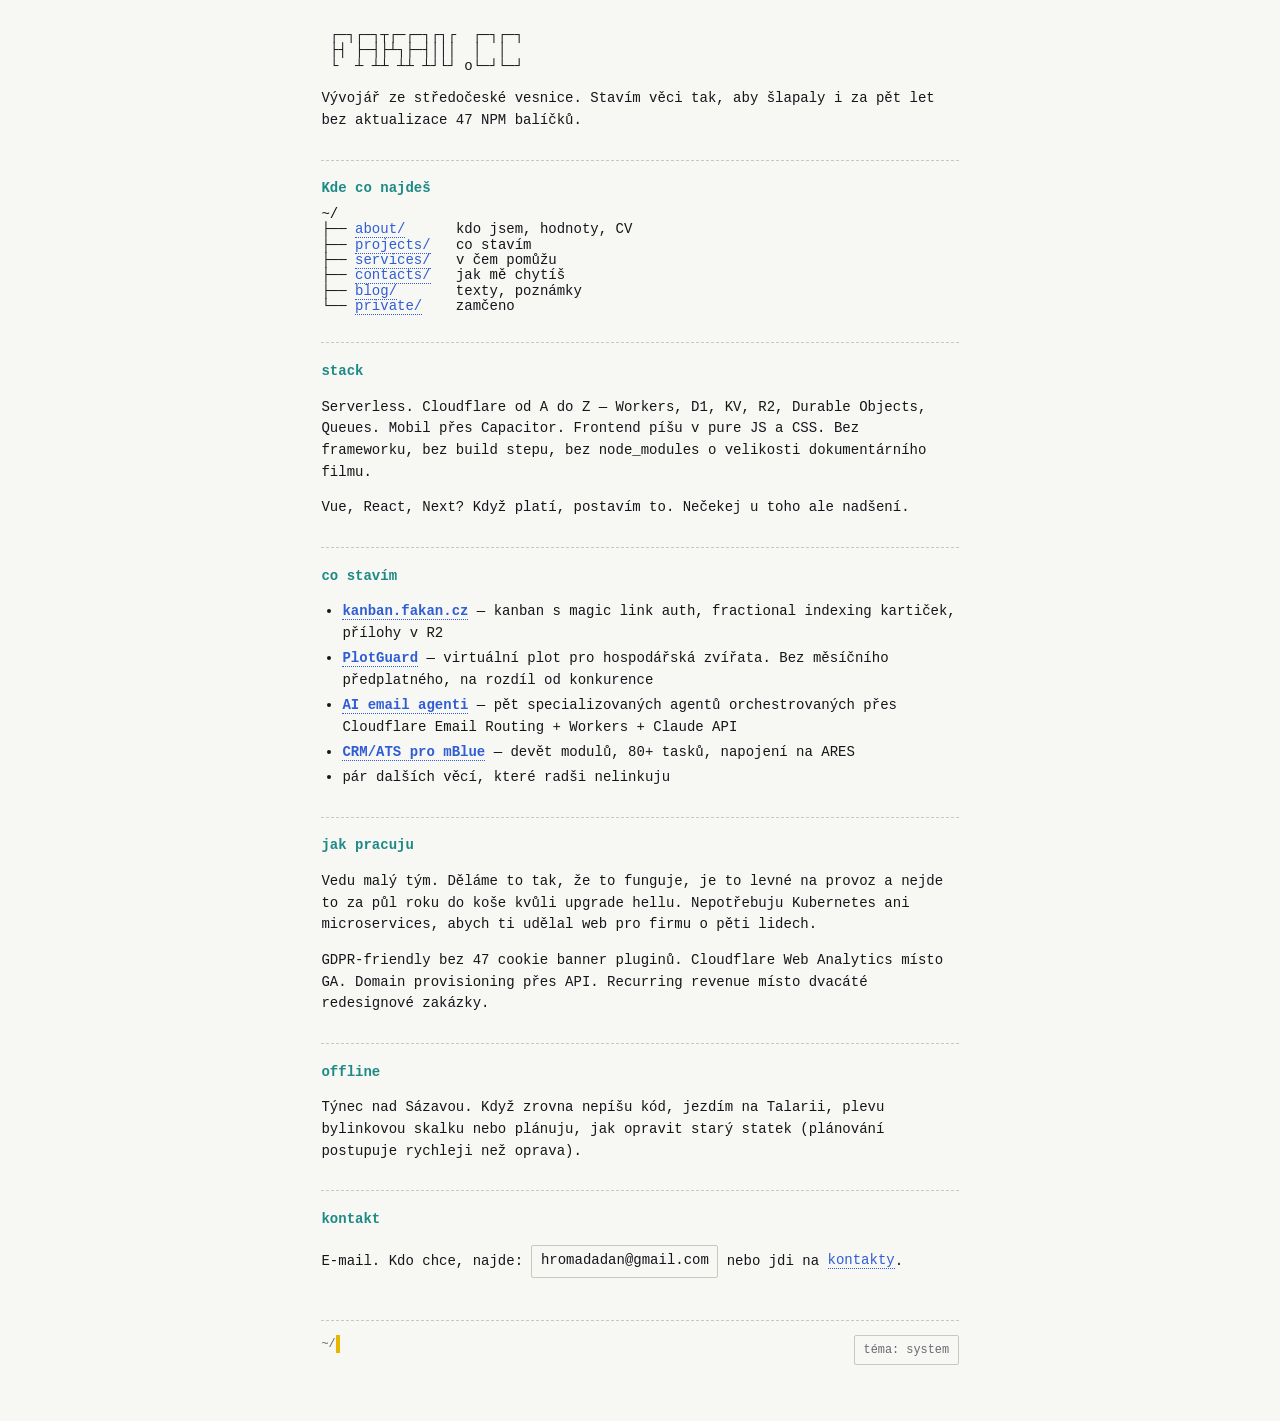
<file: index.html>
<!doctype html>
<html lang="cs">
<head>
  <meta charset="utf-8" />
  <meta name="viewport" content="width=device-width, initial-scale=1, viewport-fit=cover" />
  <title>fakan.cz — Dan Hromada</title>
  <meta name="description" content="Dan Hromada — vývojář, serverless Cloudflare, malý tým, Týnec nad Sázavou." />
  <link rel="stylesheet" href="styles.css" />
</head>
<body>
  <header>
<pre class="ascii" aria-label="fakan.cz">
 ┌─┐┌─┐┬┌─┌─┐┌┐┌  ┌─┐┌─┐
 ├┤ ├─┤├┴┐├─┤│││  │  │
 └  ┴ ┴┴ ┴┴ ┴┘└┘ o└─┘└─┘
</pre>
    <p>Vývojář ze středočeské vesnice. Stavím věci tak, aby šlapaly i za pět let bez aktualizace 47 NPM balíčků.</p>
  </header>

  <main>
    <h2>Kde co najdeš</h2>
<pre class="ascii">
~/
├── <a href="about/">about/</a>      kdo jsem, hodnoty, CV
├── <a href="projects/">projects/</a>   co stavím
├── <a href="services/">services/</a>   v čem pomůžu
├── <a href="contacts/">contacts/</a>   jak mě chytíš
├── <a href="blog/">blog/</a>       texty, poznámky
└── <a href="private/">private/</a>    zamčeno
</pre>

    <h2>stack</h2>
    <p>
      Serverless. Cloudflare od A do Z — Workers, D1, KV, R2, Durable Objects, Queues.
      Mobil přes Capacitor. Frontend píšu v pure JS a CSS. Bez frameworku, bez build stepu,
      bez <code>node_modules</code> o velikosti dokumentárního filmu.
    </p>
    <p>Vue, React, Next? Když platí, postavím to. Nečekej u toho ale nadšení.</p>

    <h2>co stavím</h2>
    <ul>
      <li><strong><a href="https://kanban.fakan.cz">kanban.fakan.cz</a></strong> — kanban s magic link auth, fractional indexing kartiček, přílohy v R2</li>
      <li><strong><a href="projects/plotguard.md">PlotGuard</a></strong> — virtuální plot pro hospodářská zvířata. Bez měsíčního předplatného, na rozdíl od konkurence</li>
      <li><strong><a href="projects/ai-email-agenti.md">AI email agenti</a></strong> — pět specializovaných agentů orchestrovaných přes Cloudflare Email Routing + Workers + Claude API</li>
      <li><strong><a href="projects/crm-ats.md">CRM/ATS pro mBlue</a></strong> — devět modulů, 80+ tasků, napojení na ARES</li>
      <li>pár dalších věcí, které radši nelinkuju</li>
    </ul>

    <h2>jak pracuju</h2>
    <p>
      Vedu malý tým. Děláme to tak, že to funguje, je to levné na provoz a nejde to za půl roku
      do koše kvůli upgrade hellu. Nepotřebuju Kubernetes ani microservices, abych ti udělal
      web pro firmu o pěti lidech.
    </p>
    <p>
      GDPR-friendly bez 47 cookie banner pluginů. Cloudflare Web Analytics místo GA.
      Domain provisioning přes API. Recurring revenue místo dvacáté redesignové zakázky.
    </p>

    <h2>offline</h2>
    <p>
      Týnec nad Sázavou. Když zrovna nepíšu kód, jezdím na Talarii, plevu bylinkovou skalku
      nebo plánuju, jak opravit starý statek (plánování postupuje rychleji než oprava).
    </p>

    <h2>kontakt</h2>
    <p>
      E-mail. Kdo chce, najde:
      <button id="copy-email" type="button" title="Zkopíruj e-mail">hromadadan@gmail.com</button>
      nebo jdi na <a href="contacts/">kontakty</a>.
    </p>
  </main>

  <footer class="foot">
    <span>~/<span class="cursor">_</span></span>
    <span>
      <button id="theme-toggle" type="button" aria-label="Přepni téma">téma: <span id="theme-label">system</span></button>
    </span>
  </footer>

  <div class="toast" id="toast" role="status" aria-live="polite"></div>

  <script>
    (function () {
      const root = document.documentElement;
      const label = document.getElementById('theme-label');
      const stored = localStorage.getItem('theme');
      if (stored === 'dark' || stored === 'light') {
        root.setAttribute('data-theme', stored);
        label.textContent = stored;
      }
      document.getElementById('theme-toggle').addEventListener('click', () => {
        const cur = root.getAttribute('data-theme');
        const next = cur === 'dark' ? 'light' : cur === 'light' ? null : 'dark';
        if (next) { root.setAttribute('data-theme', next); localStorage.setItem('theme', next); label.textContent = next; }
        else { root.removeAttribute('data-theme'); localStorage.removeItem('theme'); label.textContent = 'system'; }
      });

      const toast = document.getElementById('toast');
      function flash(msg) {
        toast.textContent = msg;
        toast.classList.add('show');
        clearTimeout(flash._t);
        flash._t = setTimeout(() => toast.classList.remove('show'), 1500);
      }
      document.getElementById('copy-email').addEventListener('click', async () => {
        try {
          await navigator.clipboard.writeText('hromadadan@gmail.com');
          flash('zkopírováno');
        } catch {
          flash('selhalo, zkopíruj ručně');
        }
      });
    })();
  </script>
</body>
</html>
</file>
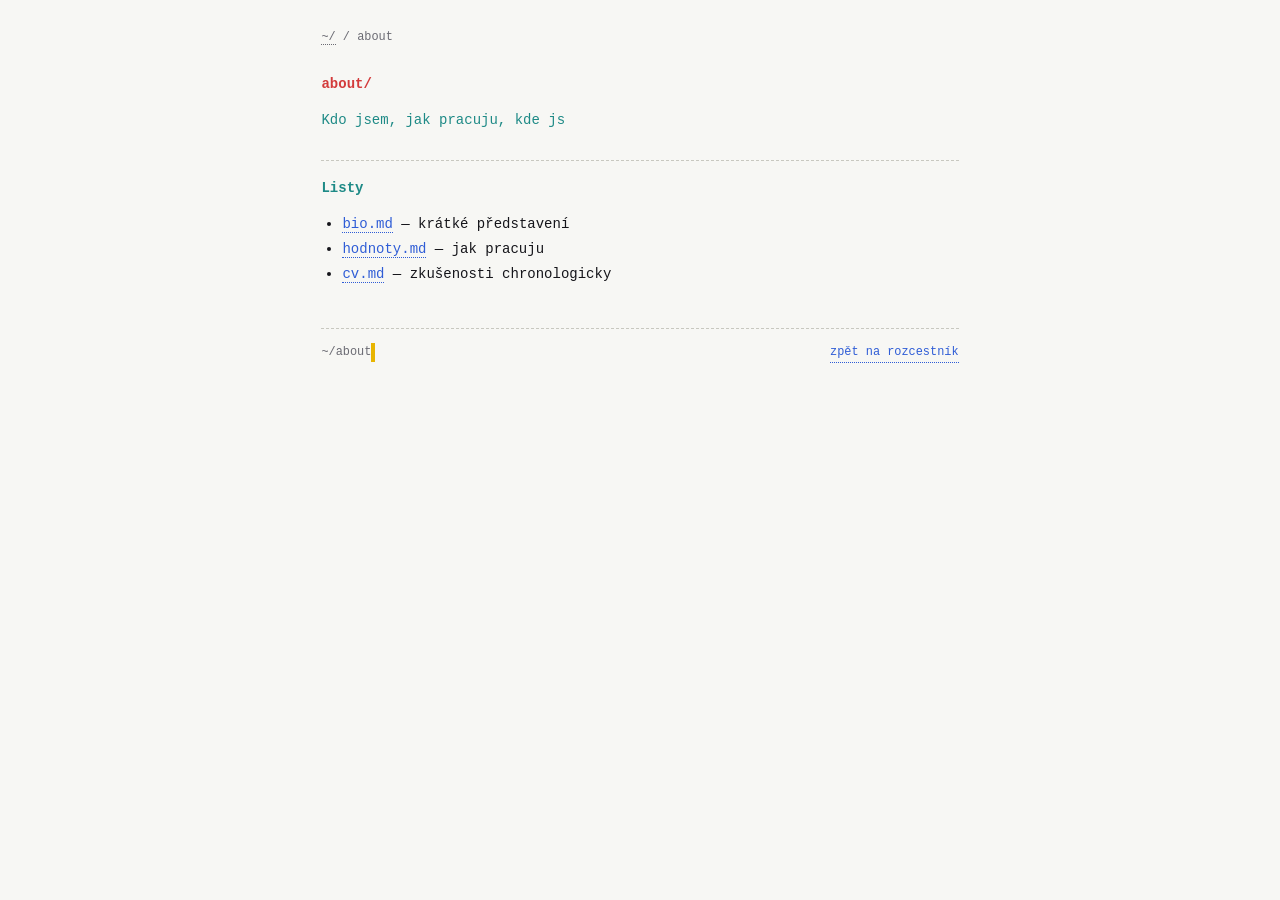
<file: about/index.html>
<!doctype html>
<html lang="cs">
<head>
  <meta charset="utf-8" />
  <meta name="viewport" content="width=device-width, initial-scale=1" />
  <title>about — fakan.cz</title>
  <link rel="stylesheet" href="../styles.css" />
  <style>
    .typewriter { color: var(--c-teal); min-height: 1.55em; }
  </style>
</head>
<body>
  <nav class="crumbs"><a href="../">~/</a> / about</nav>

  <h1>about/</h1>
  <p class="typewriter" id="tw"></p>

  <h2>Listy</h2>
  <ul>
    <li><a href="bio.md">bio.md</a> — krátké představení</li>
    <li><a href="hodnoty.md">hodnoty.md</a> — jak pracuju</li>
    <li><a href="cv.md">cv.md</a> — zkušenosti chronologicky</li>
  </ul>

  <footer class="foot">
    <span>~/about<span class="cursor">_</span></span>
    <a href="../">zpět na rozcestník</a>
  </footer>

  <script>
    (function () {
      const text = 'Kdo jsem, jak pracuju, kde jsem byl.';
      const el = document.getElementById('tw');
      let i = 0;
      function step() {
        if (i <= text.length) {
          el.textContent = text.slice(0, i++);
          setTimeout(step, 35);
        }
      }
      step();
    })();
  </script>
</body>
</html>
</file>
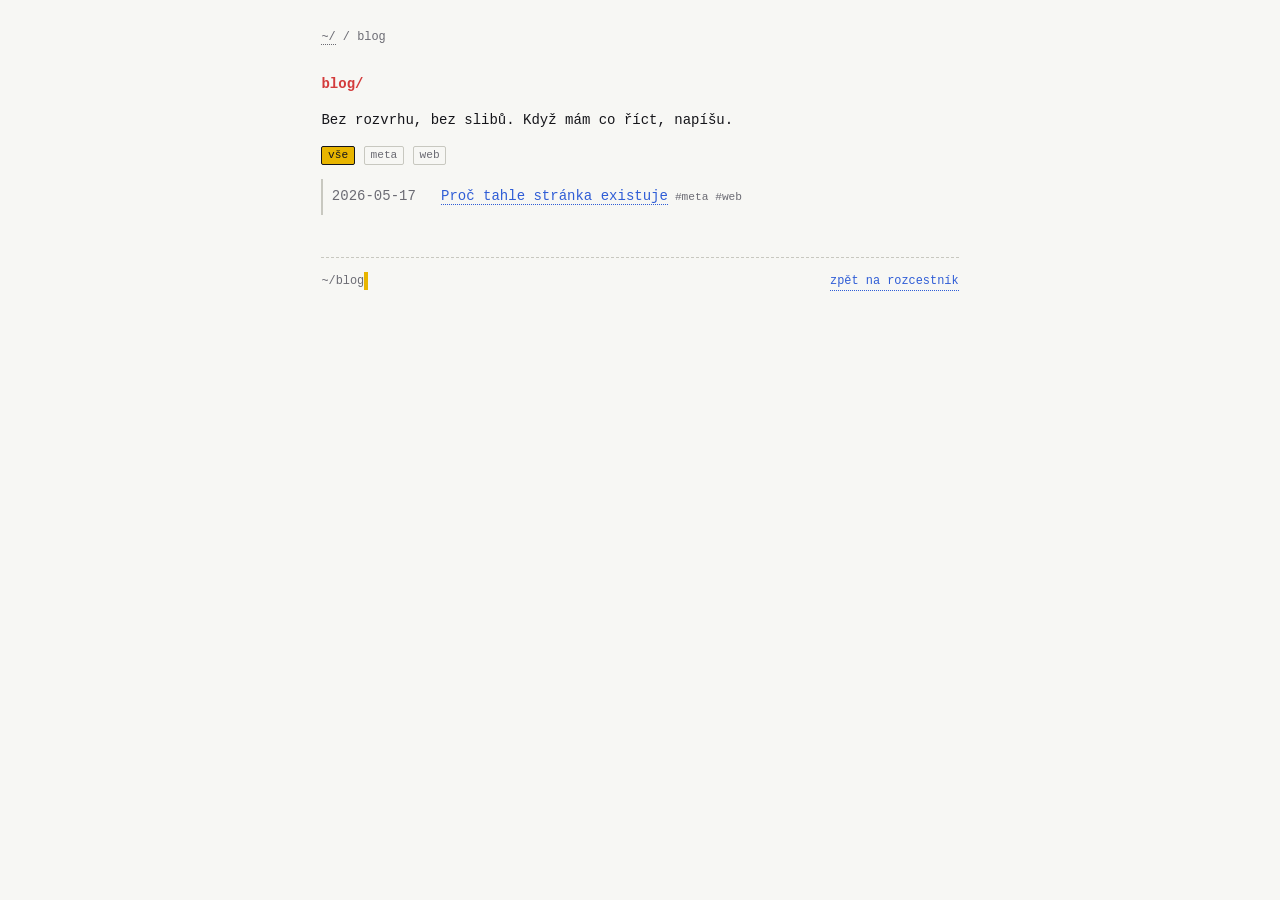
<file: blog/index.html>
<!doctype html>
<html lang="cs">
<head>
  <meta charset="utf-8" />
  <meta name="viewport" content="width=device-width, initial-scale=1" />
  <title>blog — fakan.cz</title>
  <link rel="stylesheet" href="../styles.css" />
  <style>
    .filter-row { display: flex; gap: 0.4rem; flex-wrap: wrap; margin: 1rem 0; }
    ul.posts { list-style: none; padding: 0; }
    ul.posts li {
      padding: 0.5rem 0.6rem;
      border-left: 2px solid var(--line);
      margin: 0.4rem 0;
    }
    ul.posts li.hidden { display: none; }
    .date { color: var(--muted); display: inline-block; min-width: 12ch; }
    .post-tags { color: var(--muted); font-size: 0.8rem; margin-left: 0.5rem; }
    .empty { color: var(--muted); font-style: italic; }
  </style>
</head>
<body>
  <nav class="crumbs"><a href="../">~/</a> / blog</nav>

  <h1>blog/</h1>
  <p>Bez rozvrhu, bez slibů. Když mám co říct, napíšu.</p>

  <div class="filter-row" id="filters">
    <button class="tag active" data-tag="all">vše</button>
    <!-- tlačítka pro tagy se dogenerují JS -->
  </div>

  <ul class="posts" id="posts"></ul>
  <p class="empty" id="empty" hidden>Žádný post pro tenhle filtr.</p>

  <footer class="foot">
    <span>~/blog<span class="cursor">_</span></span>
    <a href="../">zpět na rozcestník</a>
  </footer>

  <script>
    (function () {
      const posts = [
        {
          date: '2026-05-17',
          title: 'Proč tahle stránka existuje',
          href: '2026-05-prvni-zaznam.md',
          tags: ['meta', 'web']
        }
        // Další posty přidávej sem. Newest first.
      ];

      const ul = document.getElementById('posts');
      const filters = document.getElementById('filters');
      const empty = document.getElementById('empty');

      // Render postů
      posts.forEach(p => {
        const li = document.createElement('li');
        li.dataset.tags = p.tags.join(',');
        li.innerHTML = `<span class="date">${p.date}</span> <a href="${p.href}">${p.title}</a><span class="post-tags">${p.tags.map(t => '#' + t).join(' ')}</span>`;
        ul.appendChild(li);
      });

      // Dogenerování tag tlačítek
      const allTags = [...new Set(posts.flatMap(p => p.tags))].sort();
      allTags.forEach(t => {
        const b = document.createElement('button');
        b.className = 'tag';
        b.dataset.tag = t;
        b.textContent = t;
        filters.appendChild(b);
      });

      filters.addEventListener('click', (e) => {
        const btn = e.target.closest('button.tag');
        if (!btn) return;
        filters.querySelectorAll('button').forEach(b => b.classList.toggle('active', b === btn));
        const tag = btn.dataset.tag;
        let shown = 0;
        ul.querySelectorAll('li').forEach(li => {
          const tags = (li.dataset.tags || '').split(',');
          const hide = tag !== 'all' && !tags.includes(tag);
          li.classList.toggle('hidden', hide);
          if (!hide) shown++;
        });
        empty.hidden = shown > 0;
      });
    })();
  </script>
</body>
</html>
</file>
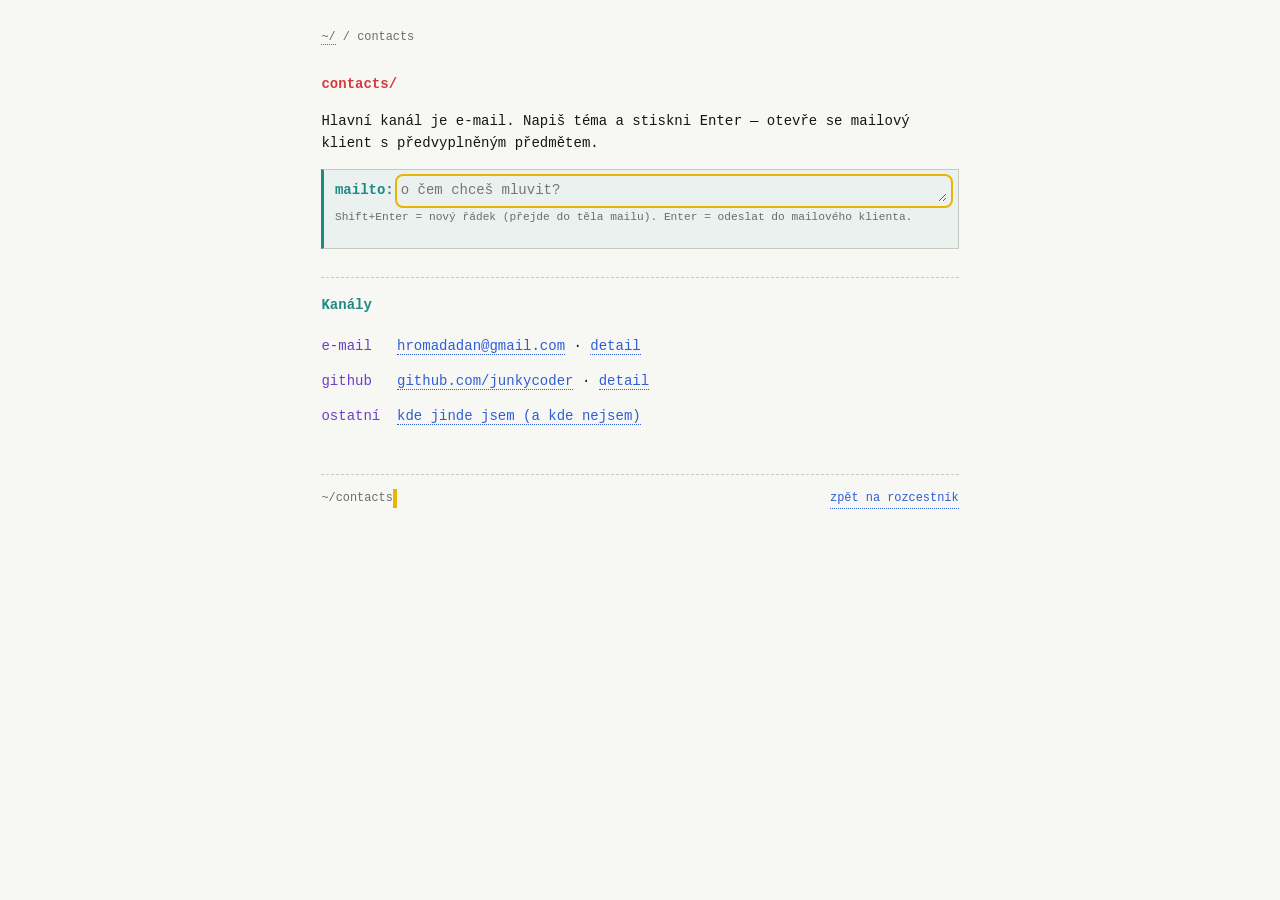
<file: contacts/index.html>
<!doctype html>
<html lang="cs">
<head>
  <meta charset="utf-8" />
  <meta name="viewport" content="width=device-width, initial-scale=1" />
  <title>contacts — fakan.cz</title>
  <link rel="stylesheet" href="../styles.css" />
  <style>
    .term {
      border: 1px solid var(--line);
      border-left: 3px solid var(--c-teal);
      padding: 0.75rem;
      background: rgba(30,138,134,0.05);
    }
    .term-line { display: flex; gap: 0.5rem; align-items: flex-start; }
    .term-line .prompt { color: var(--c-teal); font-weight: 700; flex-shrink: 0; }
    .term-line textarea {
      border: 0;
      padding: 0;
      resize: vertical;
      min-height: 1.55em;
      background: transparent;
    }
    .term-line textarea:focus-visible { outline: 2px solid var(--c-yellow); outline-offset: 4px; }
    .hint { color: var(--muted); font-size: 0.8rem; margin-top: 0.5rem; }
    .channels { list-style: none; padding: 0; }
    .channels li { padding: 0.35rem 0; }
    .channels .label { color: var(--c-purple); display: inline-block; min-width: 8ch; }
  </style>
</head>
<body>
  <nav class="crumbs"><a href="../">~/</a> / contacts</nav>

  <h1>contacts/</h1>
  <p>Hlavní kanál je e-mail. Napiš téma a stiskni <kbd>Enter</kbd> — otevře se
     mailový klient s předvyplněným předmětem.</p>

  <div class="term">
    <div class="term-line">
      <span class="prompt">mailto:</span>
      <textarea id="topic" rows="1" placeholder="o čem chceš mluvit?" autofocus></textarea>
    </div>
    <p class="hint">Shift+Enter = nový řádek (přejde do těla mailu).
       Enter = odeslat do mailového klienta.</p>
  </div>

  <h2>Kanály</h2>
  <ul class="channels">
    <li><span class="label">e-mail</span> <a href="mailto:hromadadan@gmail.com">hromadadan@gmail.com</a> · <a href="email.md">detail</a></li>
    <li><span class="label">github</span> <a href="https://github.com/junkycoder">github.com/junkycoder</a> · <a href="github.md">detail</a></li>
    <li><span class="label">ostatní</span> <a href="ostatni.md">kde jinde jsem (a kde nejsem)</a></li>
  </ul>

  <footer class="foot">
    <span>~/contacts<span class="cursor">_</span></span>
    <a href="../">zpět na rozcestník</a>
  </footer>

  <script>
    (function () {
      const ta = document.getElementById('topic');
      ta.addEventListener('keydown', (e) => {
        if (e.key === 'Enter' && !e.shiftKey) {
          e.preventDefault();
          const v = ta.value.trim();
          const lines = v.split('\n');
          const subject = lines.shift() || '';
          const body = lines.join('\n').trim();
          const url = 'mailto:hromadadan@gmail.com'
            + (subject ? '?subject=' + encodeURIComponent(subject) : '')
            + (body ? (subject ? '&' : '?') + 'body=' + encodeURIComponent(body) : '');
          window.location.href = url;
        }
      });
      ta.addEventListener('input', () => {
        ta.style.height = 'auto';
        ta.style.height = ta.scrollHeight + 'px';
      });
    })();
  </script>
</body>
</html>
</file>
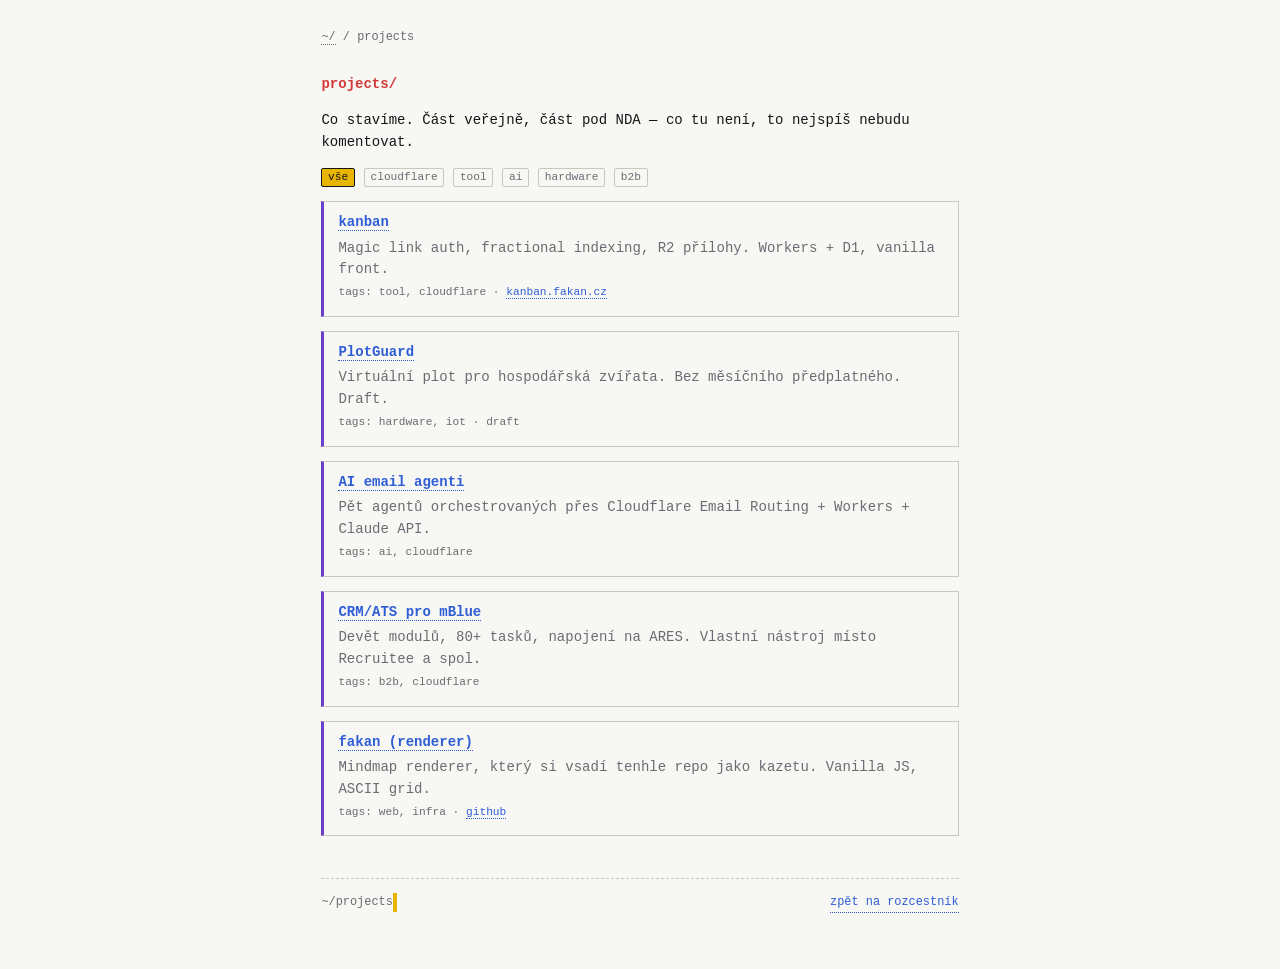
<file: projects/index.html>
<!doctype html>
<html lang="cs">
<head>
  <meta charset="utf-8" />
  <meta name="viewport" content="width=device-width, initial-scale=1" />
  <title>projects — fakan.cz</title>
  <link rel="stylesheet" href="../styles.css" />
  <style>
    .filter-row { display: flex; gap: 0.4rem; flex-wrap: wrap; margin: 1rem 0; }
    .grid { display: grid; gap: 1rem; }
    article.card {
      padding: 0.75rem 1rem;
      border: 1px solid var(--line);
      border-left: 3px solid var(--c-purple);
    }
    article.card h3 { margin: 0 0 0.25rem; }
    article.card p { margin: 0.25rem 0; color: var(--muted); }
    article.card.hidden { display: none; }
    .meta { font-size: 0.8rem; color: var(--muted); }
  </style>
</head>
<body>
  <nav class="crumbs"><a href="../">~/</a> / projects</nav>

  <h1>projects/</h1>
  <p>Co stavíme. Část veřejně, část pod NDA — co tu není, to nejspíš nebudu komentovat.</p>

  <div class="filter-row" id="filters">
    <button class="tag active" data-tag="all">vše</button>
    <button class="tag" data-tag="cloudflare">cloudflare</button>
    <button class="tag" data-tag="tool">tool</button>
    <button class="tag" data-tag="ai">ai</button>
    <button class="tag" data-tag="hardware">hardware</button>
    <button class="tag" data-tag="b2b">b2b</button>
  </div>

  <div class="grid" id="grid">
    <article class="card" data-tags="tool,productivity,web,cloudflare">
      <h3><a href="kanban.md">kanban</a></h3>
      <p>Magic link auth, fractional indexing, R2 přílohy. Workers + D1, vanilla front.</p>
      <p class="meta">tags: tool, cloudflare · <a href="https://kanban.fakan.cz">kanban.fakan.cz</a></p>
    </article>
    <article class="card" data-tags="hardware,iot,draft">
      <h3><a href="plotguard.md">PlotGuard</a></h3>
      <p>Virtuální plot pro hospodářská zvířata. Bez měsíčního předplatného. Draft.</p>
      <p class="meta">tags: hardware, iot · draft</p>
    </article>
    <article class="card" data-tags="ai,email,cloudflare,claude">
      <h3><a href="ai-email-agenti.md">AI email agenti</a></h3>
      <p>Pět agentů orchestrovaných přes Cloudflare Email Routing + Workers + Claude API.</p>
      <p class="meta">tags: ai, cloudflare</p>
    </article>
    <article class="card" data-tags="b2b,crm,ats,cloudflare">
      <h3><a href="crm-ats.md">CRM/ATS pro mBlue</a></h3>
      <p>Devět modulů, 80+ tasků, napojení na ARES. Vlastní nástroj místo Recruitee a spol.</p>
      <p class="meta">tags: b2b, cloudflare</p>
    </article>
    <article class="card" data-tags="web,infra">
      <h3><a href="fakan.md">fakan (renderer)</a></h3>
      <p>Mindmap renderer, který si vsadí tenhle repo jako kazetu. Vanilla JS, ASCII grid.</p>
      <p class="meta">tags: web, infra · <a href="https://github.com/junkycoder/fakan">github</a></p>
    </article>
  </div>

  <footer class="foot">
    <span>~/projects<span class="cursor">_</span></span>
    <a href="../">zpět na rozcestník</a>
  </footer>

  <script>
    (function () {
      const filters = document.getElementById('filters');
      const cards = document.querySelectorAll('#grid .card');
      filters.addEventListener('click', (e) => {
        const btn = e.target.closest('button.tag');
        if (!btn) return;
        filters.querySelectorAll('button').forEach(b => b.classList.toggle('active', b === btn));
        const tag = btn.dataset.tag;
        cards.forEach(c => {
          const tags = (c.dataset.tags || '').split(',').map(s => s.trim());
          c.classList.toggle('hidden', tag !== 'all' && !tags.includes(tag));
        });
      });
    })();
  </script>
</body>
</html>
</file>
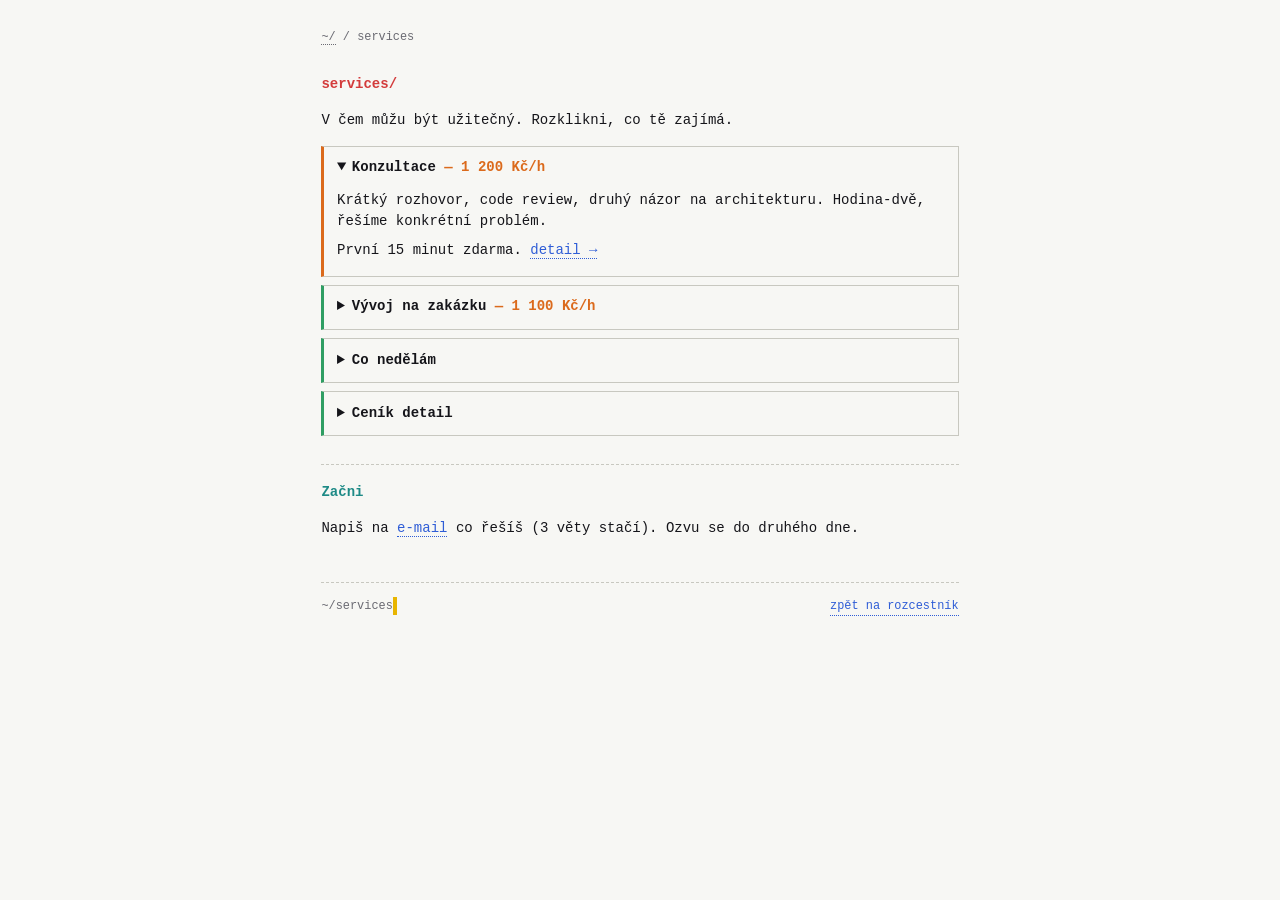
<file: services/index.html>
<!doctype html>
<html lang="cs">
<head>
  <meta charset="utf-8" />
  <meta name="viewport" content="width=device-width, initial-scale=1" />
  <title>services — fakan.cz</title>
  <link rel="stylesheet" href="../styles.css" />
  <style>
    details {
      border: 1px solid var(--line);
      border-left: 3px solid var(--c-green);
      padding: 0.5rem 0.9rem;
      margin: 0.6rem 0;
    }
    details[open] { border-left-color: var(--c-orange); }
    summary { cursor: pointer; font-weight: 700; padding: 0.25rem 0; }
    summary:focus-visible { outline: 2px solid var(--c-yellow); outline-offset: 1px; }
    details p { margin: 0.5rem 0; }
    details ul { margin: 0.5rem 0; }
    .price { color: var(--c-orange); font-weight: 700; }
  </style>
</head>
<body>
  <nav class="crumbs"><a href="../">~/</a> / services</nav>

  <h1>services/</h1>
  <p>V čem můžu být užitečný. Rozklikni, co tě zajímá.</p>

  <details open>
    <summary>Konzultace <span class="price">— 1&nbsp;200&nbsp;Kč/h</span></summary>
    <p>Krátký rozhovor, code review, druhý názor na architekturu. Hodina-dvě,
       řešíme konkrétní problém.</p>
    <p>První 15 minut zdarma. <a href="konzultace.md">detail →</a></p>
  </details>

  <details>
    <summary>Vývoj na zakázku <span class="price">— 1&nbsp;100&nbsp;Kč/h</span></summary>
    <p>Delší angažmá. Aplikace na Cloudflare Workers + D1, magic-link auth,
       mobilní přes Capacitor. Iteracemi, denní commity, demo URL.</p>
    <p>Min. půl dne. Paušál po dohodě. <a href="spoluprace.md">detail →</a></p>
  </details>

  <details>
    <summary>Co nedělám</summary>
    <ul>
      <li>WordPress, Shopify, Webflow.</li>
      <li>Mobilní native (Swift, Kotlin).</li>
      <li>SEO „audity“ generované AI šablonou.</li>
    </ul>
    <p>Když je tohle to pravé, najdi někoho jiného — bude ho to bavit víc.</p>
  </details>

  <details>
    <summary>Ceník detail</summary>
    <p>Sazby, fakturace, DPH (nejsem plátce). <a href="cenik.md">otevřít cenik.md →</a></p>
  </details>

  <h2>Začni</h2>
  <p>Napiš na <a href="../contacts/email.md">e-mail</a> co řešíš (3 věty stačí).
     Ozvu se do druhého dne.</p>

  <footer class="foot">
    <span>~/services<span class="cursor">_</span></span>
    <a href="../">zpět na rozcestník</a>
  </footer>
</body>
</html>
</file>
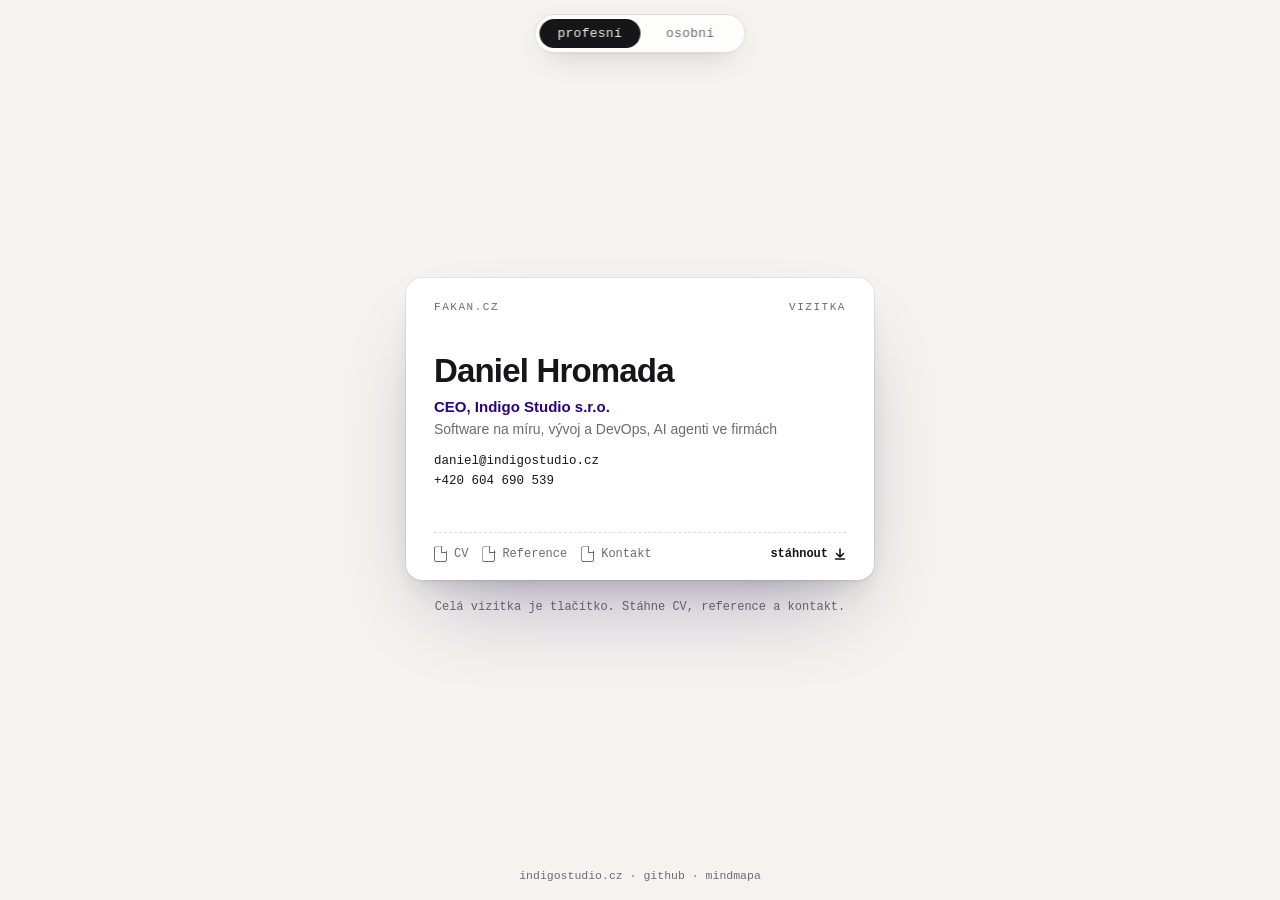
<file: web/public/index.html>
<!doctype html>
<html lang="cs" data-mode="pro">
<head>
  <meta charset="utf-8">
  <meta name="viewport" content="width=device-width, initial-scale=1, viewport-fit=cover">
  <title>Daniel Hromada · fakan.cz</title>
  <meta name="description" content="Daniel Hromada, CEO Indigo Studio s.r.o. Software na míru, vývoj a DevOps, AI agenti ve firmách. Klikněte na vizitku a stáhne se CV, reference a kontakt.">
  <meta property="og:title" content="Daniel Hromada · fakan.cz">
  <meta property="og:description" content="CEO Indigo Studio s.r.o. Klikněte na vizitku a stáhne se CV, reference a kontakt.">
  <meta property="og:url" content="https://fakan.cz/">
  <meta property="og:type" content="website">
  <meta property="og:site_name" content="fakan.cz">
  <meta property="og:locale" content="cs_CZ">
  <!-- Náhled odkazu (iMessage, WhatsApp…), zdroj podklady/og.html, vyrábí podklady/vyrob.sh -->
  <meta property="og:image" content="https://fakan.cz/og.png">
  <meta property="og:image:type" content="image/png">
  <meta property="og:image:width" content="1200">
  <meta property="og:image:height" content="630">
  <meta property="og:image:alt" content="Vizitka Daniela Hromady, CEO Indigo Studio s.r.o.">
  <meta name="twitter:card" content="summary_large_image">
  <meta name="theme-color" content="#f4f3ef">
  <link rel="icon" href="/favicon.svg" type="image/svg+xml">
  <script>
    // Režim podle adresy ještě před vykreslením, ať stránka při načtení neblikne
    document.documentElement.dataset.mode = /^\/osobni\/?$/.test(location.pathname) ? "osobni" : "pro";
  </script>
  <style>
    :root {
      color-scheme: light dark;
      --bg: #f4f3ef;
      --fg: #15151a;
      --muted: #6b6b73;
      --line: #dddcd4;
      --card: #ffffff;
      --accent: #2a018a;
      --sans: ui-sans-serif, -apple-system, "Segoe UI", "Helvetica Neue", Arial, sans-serif;
      --mono: ui-monospace, SFMono-Regular, Menlo, Consolas, "Liberation Mono", monospace;
      --ease: cubic-bezier(.2, .8, .2, 1);
    }
    @media (prefers-color-scheme: dark) {
      :root {
        --bg: #0f0f12;
        --fg: #ececea;
        --muted: #92929a;
        --line: #2c2c34;
        --card: #1b1b21;
        --accent: #b899ff;
      }
    }
    /* Osobní režim (feed) podle systému: světlý bílý, tmavý černý jako 9GAG.
       Pozadí pod memy (.media) zůstává tmavé v obou. */
    html[data-mode="osobni"] {
      --bg: #ffffff;
      --fg: #15151a;
      --muted: #6b6b73;
      --line: #e6e5df;
      --card: #f4f3ef;
      --accent: #2a018a;
      --error: #b3261e;
    }
    @media (prefers-color-scheme: dark) {
      html[data-mode="osobni"] {
        --bg: #000;
        --fg: #f2f2f2;
        --muted: #9a9aa2;
        --line: #232327;
        --card: #141416;
        --accent: #b899ff;
        --error: #ff8f8f;
        --shadow: 55;
      }
    }

    * { box-sizing: border-box; }
    html { -webkit-text-size-adjust: 100%; }
    body {
      margin: 0;
      min-height: 100dvh;
      background: var(--bg);
      color: var(--fg);
      font: 16px/1.5 var(--sans);
      transition: background-color .45s var(--ease), color .45s var(--ease);
    }
    a { color: inherit; }
    .sr-only {
      position: absolute; width: 1px; height: 1px; padding: 0; margin: -1px;
      overflow: hidden; clip: rect(0 0 0 0); white-space: nowrap; border: 0;
    }
    html[data-mode="pro"] #osobni,
    html[data-mode="osobni"] #pro { display: none; }
    .is-entering { animation: enter .5s var(--ease) both; }
    @keyframes enter { from { opacity: 0; translate: 0 10px; } }

    /* ——— přepínač profesní / osobní ——— */
    /* Přepínač je jen nahoře stránky, při posouvání odjede a nezakrývá feed */
    .switch {
      position: absolute;
      z-index: 30;
      top: max(14px, env(safe-area-inset-top));
      left: 50%;
      translate: -50% 0;
      display: grid;
      grid-template-columns: 1fr 1fr;
      padding: 4px;
      border-radius: 999px;
      background: color-mix(in srgb, var(--card) 80%, transparent);
      -webkit-backdrop-filter: blur(14px) saturate(1.4);
      backdrop-filter: blur(14px) saturate(1.4);
      border: 1px solid var(--line);
      box-shadow: 0 1px 2px rgba(0, 0, 0, .05), 0 10px 30px -14px rgba(0, 0, 0, .35);
      transition: background-color .45s var(--ease), border-color .45s var(--ease);
    }
    .switch a {
      position: relative;
      z-index: 1;
      min-width: 92px;
      padding: 8px 18px;
      border-radius: 999px;
      font: 500 13px/1 var(--mono);
      letter-spacing: .02em;
      text-align: center;
      text-decoration: none;
      color: var(--muted);
      transition: color .35s var(--ease);
    }
    .switch a[aria-current="page"] { color: var(--bg); }
    .switch a:focus-visible { outline: 2px solid var(--accent); outline-offset: 2px; }
    .switch-thumb {
      position: absolute;
      top: 4px; bottom: 4px; left: 4px;
      width: calc(50% - 4px);
      border-radius: 999px;
      background: var(--fg);
      transition: translate .5s var(--ease), background-color .45s var(--ease);
    }
    html[data-mode="osobni"] .switch-thumb { translate: 100% 0; }

    /* ——— profesní: vizitka ——— */
    .pro {
      min-height: 100dvh;
      display: grid;
      place-content: center;
      justify-items: center;
      gap: 18px;
      padding: 96px 20px 72px;
      perspective: 1400px;
    }
    .card {
      all: unset;
      box-sizing: border-box;
      position: relative;
      display: flex;
      flex-direction: column;
      width: min(468px, calc(100vw - 40px));
      aspect-ratio: 85 / 55;
      padding: 24px 28px 18px;
      border-radius: 16px;
      background: var(--card);
      color: var(--fg);
      cursor: pointer;
      -webkit-tap-highlight-color: transparent;
      box-shadow:
        0 0 0 1px color-mix(in srgb, var(--fg) 6%, transparent),
        0 2px 4px rgba(0, 0, 0, .04),
        0 14px 28px -10px rgba(0, 0, 0, .14),
        0 44px 90px -30px rgba(30, 10, 80, .32);
      transform: rotateX(var(--rx, 0deg)) rotateY(var(--ry, 0deg)) scale(var(--s, 1));
      transition: transform .55s var(--ease), box-shadow .55s var(--ease), background-color .45s var(--ease);
    }
    .card:focus-visible { outline: 3px solid var(--accent); outline-offset: 6px; }
    .card::after {
      content: "";
      position: absolute;
      inset: 0;
      border-radius: inherit;
      pointer-events: none;
      background: radial-gradient(420px circle at var(--mx, 50%) var(--my, 0%), rgba(255, 255, 255, .5), transparent 45%);
      mix-blend-mode: soft-light;
      opacity: 0;
      transition: opacity .4s var(--ease);
    }
    .card:hover::after { opacity: 1; }
    .card.is-pressed { --s: .975; transition-duration: .12s; }
    .card-face { display: flex; flex: 1 0 auto; flex-direction: column; }
    .card-top {
      display: flex;
      justify-content: space-between;
      font: 500 11px/1 var(--mono);
      letter-spacing: .14em;
      text-transform: uppercase;
      color: var(--muted);
    }
    .card-name {
      display: block;
      margin-top: auto;
      padding-top: 14px;
      font: 650 clamp(26px, 7vw, 33px)/1.05 var(--sans);
      letter-spacing: -.025em;
    }
    .card-role { display: block; margin-top: 7px; font-weight: 600; font-size: 15px; color: var(--accent); }
    .card-line { display: block; margin-top: 1px; font-size: 14px; color: var(--muted); }
    .card-contacts { display: block; margin: 12px 0 auto; font: 12.5px/1.55 var(--mono); }
    .card-files {
      display: flex;
      flex-wrap: wrap;
      align-items: center;
      gap: 8px 14px;
      margin-top: 14px;
      padding-top: 13px;
      border-top: 1px dashed var(--line);
    }
    .file {
      display: inline-flex;
      align-items: center;
      gap: 7px;
      font: 500 12px/1 var(--mono);
      color: var(--muted);
      transition: color .3s var(--ease), opacity .3s var(--ease);
    }
    .file-doc {
      position: relative;
      width: 13px;
      height: 16px;
      border: 1.5px solid currentColor;
      border-radius: 2px;
      clip-path: polygon(0 0, 62% 0, 100% 32%, 100% 100%, 0 100%);
      transition: background-color .3s var(--ease);
    }
    .file-doc::after {
      content: "";
      position: absolute;
      top: -1.5px; right: -1.5px;
      width: 6px; height: 6px;
      border-left: 1.5px solid currentColor;
      border-bottom: 1.5px solid currentColor;
    }
    .file.is-flying { opacity: .35; }
    .file.is-done { color: var(--accent); }
    .file.is-done .file-doc { background: currentColor; }
    .file.is-done .file-name::after { content: " ✓"; }
    .card-go {
      display: inline-flex;
      align-items: center;
      gap: 6px;
      margin-left: auto;
      font: 600 12px/1 var(--mono);
      color: var(--fg);
    }
    .card-go svg { transition: translate .35s var(--ease); }
    .card:hover .card-go svg { translate: 0 2px; }
    .hint { margin: 0; font: 12px/1.5 var(--mono); color: var(--muted); text-align: center; }
    /* Řádek drží místo i skrytý, aby vizitka po stažení neposkočila */
    .after {
      margin: -6px 0 0;
      font: 12px/1.5 var(--mono);
      color: var(--muted);
      text-align: center;
      opacity: 0;
      visibility: hidden;
      transition: opacity .5s var(--ease), visibility .5s;
    }
    .after.is-shown { opacity: 1; visibility: visible; }
    .after a { color: var(--fg); text-underline-offset: 3px; }
    .pro { position: relative; }
    .pro-foot {
      position: absolute;
      bottom: max(16px, env(safe-area-inset-bottom));
      left: 0; right: 0;
      margin: 0;
      font: 11.5px/1.5 var(--mono);
      color: var(--muted);
      text-align: center;
    }
    .pro-foot a { text-decoration: none; }
    .pro-foot a:hover { color: var(--fg); }

    /* Letící soubor: obal posouvá vodorovně, vnitřek svisle, list mění velikost → oblouk */
    .flyer { position: fixed; top: 0; left: 0; z-index: 40; pointer-events: none; }
    .flyer-doc {
      position: relative;
      display: grid;
      place-items: end center;
      width: 42px;
      height: 54px;
      margin: -27px 0 0 -21px;
      padding-bottom: 7px;
      border-radius: 4px;
      background:
        linear-gradient(var(--line), var(--line)) 8px 12px / 18px 2px no-repeat,
        linear-gradient(var(--line), var(--line)) 8px 18px / 26px 2px no-repeat,
        linear-gradient(var(--line), var(--line)) 8px 24px / 22px 2px no-repeat,
        var(--card);
      box-shadow: 0 0 0 1px color-mix(in srgb, var(--fg) 10%, transparent), 0 10px 24px -6px rgba(0, 0, 0, .35);
      clip-path: polygon(0 0, 72% 0, 100% 22%, 100% 100%, 0 100%);
    }
    .flyer-doc span {
      padding: 3px 5px;
      border-radius: 3px;
      background: var(--accent);
      color: var(--card);
      font: 700 9px/1 var(--mono);
      letter-spacing: .04em;
    }
    .pulse {
      position: fixed;
      top: 0; left: 0;
      z-index: 39;
      width: 110px; height: 110px;
      margin: -55px 0 0 -55px;
      border-radius: 50%;
      border: 2px solid var(--accent);
      pointer-events: none;
    }

    /* ——— osobní: feed ——— */
    .feed-page { max-width: 600px; margin: 0 auto; padding: 84px 0 120px; }
    .feed-head { padding: 0 16px 18px; }
    .feed-head h1 { margin: 0; font: 700 26px/1.1 var(--sans); letter-spacing: -.02em; }
    .feed-head p { margin: 6px 0 0; color: var(--muted); font-size: 14px; }
    .feed { margin: 0; padding: 0; list-style: none; }
    .post { padding: 18px 0 20px; border-top: 1px solid var(--line); scroll-margin-top: calc(60px + env(safe-area-inset-top)); }
    .post-head { display: flex; align-items: center; gap: 9px; padding: 0 16px 12px; font-size: 13px; }
    .avatar {
      display: grid; place-items: center;
      width: 26px; height: 26px;
      border-radius: 50%;
      background: var(--fg);
      color: var(--bg);
      font: 700 13px/1 var(--mono);
    }
    .post-who { font-weight: 600; }
    .post-meta { color: var(--muted); }
    .post-num { margin-left: auto; color: var(--muted); font: 12px/1 var(--mono); }
    .media { position: relative; background: #0d0d0f; overflow: hidden; }
    .media.is-loading { min-height: 260px; }
    .media.is-loading::before {
      content: "";
      position: absolute;
      inset: 0;
      background: linear-gradient(100deg, transparent 30%, rgba(255, 255, 255, .05) 50%, transparent 70%) 0 0 / 200% 100%;
      animation: shimmer 1.4s linear infinite;
    }
    @keyframes shimmer { to { background-position: -200% 0; } }
    .media img, .media video { display: block; width: 100%; height: auto; max-height: 88vh; object-fit: contain; }
    .media.is-tall { max-height: 70vh; }
    .media.is-tall img { max-height: none; }
    .media.is-tall.is-open { max-height: none; }
    .more {
      position: absolute;
      left: 0; right: 0; bottom: 0;
      padding: 48px 0 14px;
      border: 0;
      background: linear-gradient(transparent, rgba(0, 0, 0, .85));
      color: #fff;
      font: 600 13px/1 var(--sans);
      cursor: pointer;
    }
    .media.is-open .more { display: none; }
    .sound {
      position: absolute;
      right: 10px; bottom: 10px;
      padding: 7px 10px;
      border: 0;
      border-radius: 999px;
      background: rgba(0, 0, 0, .62);
      color: #fff;
      font: 600 11.5px/1 var(--mono);
      cursor: pointer;
    }
    .sound[aria-pressed="true"] { background: #fff; color: #000; }
    .post-actions { display: flex; gap: 8px; padding: 12px 16px 0; }
    .post-actions a, .post-actions button {
      padding: 8px 12px;
      border: 1px solid var(--line);
      border-radius: 8px;
      background: transparent;
      color: var(--fg);
      font: 500 13px/1 var(--sans);
      text-decoration: none;
      cursor: pointer;
    }
    .post-actions a:hover, .post-actions button:hover { background: var(--card); }
    [hidden] { display: none !important; }
    .muted { color: var(--muted); }
    .tabs {
      position: sticky;
      z-index: 20;
      top: env(safe-area-inset-top);
      display: flex;
      gap: 4px;
      margin: 0 0 6px;
      padding: 8px 16px;
      overflow-x: auto;
      scrollbar-width: none;
      background: color-mix(in srgb, var(--bg) 88%, transparent);
      -webkit-backdrop-filter: blur(12px);
      backdrop-filter: blur(12px);
    }
    .tabs::-webkit-scrollbar { display: none; }
    /* Pod stavovým řádkem iPhonu (viewport-fit=cover) neprosvítá feed */
    html[data-mode="osobni"] body::before {
      content: "";
      position: fixed;
      z-index: 40;
      inset: 0 0 auto;
      height: env(safe-area-inset-top);
      background: var(--bg);
    }
    .tabs:empty { display: none; }
    .tabs a {
      flex: none;
      padding: 8px 13px;
      border-radius: 999px;
      color: var(--muted);
      font: 600 14px/1 var(--sans);
      text-decoration: none;
      white-space: nowrap;
    }
    .tabs a:hover { color: var(--fg); }
    .tabs a[aria-current="page"] { background: var(--fg); color: var(--bg); }
    .post-who { color: inherit; text-decoration: none; }
    .post-who:hover { text-decoration: underline; }
    .post-caption { margin: 0; padding: 0 16px 12px; font: 600 17px/1.35 var(--sans); overflow-wrap: anywhere; }
    .post-actions .vote { display: inline-flex; align-items: center; gap: 6px; font-variant-numeric: tabular-nums; }
    .post-actions .vote[aria-pressed="true"] { border-color: var(--accent); background: var(--accent); color: var(--bg); }
    .post-actions .post-delete { margin-left: auto; color: var(--muted); }
    .post-removed { margin: 0; padding: 4px 16px; color: var(--muted); font-size: 14px; }
    .post-removed button {
      margin-left: 6px;
      padding: 6px 12px;
      border: 1px solid var(--line);
      border-radius: 8px;
      background: transparent;
      color: var(--fg);
      font: 500 13px/1 var(--sans);
      cursor: pointer;
    }
    .feed-empty { padding: 28px 16px; border-top: 1px solid var(--line); color: var(--muted); }

    /* ——— osobní: přidat příspěvek ——— */
    .add {
      position: fixed;
      z-index: 25;
      left: 50%;
      bottom: max(18px, calc(env(safe-area-inset-bottom) + 10px));
      translate: -50% 0;
      display: inline-flex;
      align-items: center;
      gap: 8px;
      padding: 14px 22px;
      border: 0;
      border-radius: 999px;
      background: var(--fg);
      color: var(--bg);
      box-shadow: 0 10px 30px color-mix(in srgb, #000 calc(var(--shadow, 30) * 1%), transparent);
      font: 700 15px/1 var(--sans);
      cursor: pointer;
    }
    .add:hover { background: color-mix(in srgb, var(--fg) 82%, var(--bg)); }
    .add:focus-visible { outline: 2px solid var(--accent); outline-offset: 3px; }
    html[data-mode="pro"] .add { display: none; }
    .sheet {
      width: min(520px, 100%);
      max-height: min(92dvh, 860px);
      margin: auto auto 0;
      padding: 22px 18px max(18px, env(safe-area-inset-bottom));
      border: 1px solid var(--line);
      border-radius: 18px 18px 0 0;
      background: var(--card);
      color: var(--fg);
    }
    .sheet::backdrop { background: rgba(0, 0, 0, .7); }
    .sheet h2 { margin: 0 0 14px; font: 700 19px/1.2 var(--sans); }
    .sheet label { display: grid; gap: 6px; margin: 0 0 12px; font-size: 14px; }
    .sheet textarea, .sheet input {
      width: 100%;
      padding: 10px 12px;
      border: 1px solid var(--line);
      border-radius: 10px;
      background: var(--bg);
      color: var(--fg);
      font: 16px/1.4 var(--sans);
      resize: vertical;
    }
    .sheet-preview { margin: 0 0 14px; border-radius: 10px; overflow: hidden; background: #0d0d0f; }
    .sheet-preview:empty { display: none; }
    .sheet-preview img, .sheet-preview video { display: block; width: 100%; max-height: 42dvh; object-fit: contain; }
    .sheet-error { margin: 0 0 12px; color: var(--error); font-size: 14px; }
    .sheet progress { width: 100%; height: 6px; margin: 0 0 12px; accent-color: var(--accent); }
    .sheet-actions { display: flex; gap: 10px; }
    .sheet-actions button {
      flex: 1;
      padding: 13px 16px;
      border-radius: 10px;
      font: 600 15px/1 var(--sans);
      cursor: pointer;
    }
    .sheet-cancel { border: 1px solid var(--line); background: transparent; color: var(--fg); }
    .sheet-submit { border: 0; background: var(--fg); color: var(--bg); }
    .sheet-submit:disabled { opacity: .5; cursor: default; }
    @media (min-width: 640px) {
      .sheet { margin: auto; border-radius: 18px; padding-bottom: 20px; }
    }
    .feed-end { padding: 28px 16px; border-top: 1px solid var(--line); color: var(--muted); font: 13px/1.5 var(--mono); text-align: center; }
    .feed-error { padding: 16px; color: var(--muted); }

    /* ——— osobní: zámek ——— */
    .lock {
      margin: 6px 16px 0;
      padding: 26px 24px 24px;
      border: 1px solid var(--line);
      border-radius: 14px;
      background: var(--card);
    }
    .lock-kicker { margin: 0 0 10px; color: var(--accent); font: 12px/1 var(--mono); letter-spacing: .08em; text-transform: uppercase; }
    .lock h2 { margin: 0 0 8px; font: 700 22px/1.2 var(--sans); letter-spacing: -.01em; }
    .lock p { margin: 0 0 16px; color: var(--muted); }
    .lock-btn {
      display: inline-flex;
      align-items: center;
      gap: 9px;
      padding: 13px 18px;
      border-radius: 10px;
      background: var(--fg);
      color: var(--bg);
      font: 600 15px/1 var(--sans);
      text-decoration: none;
    }
    .lock-btn:hover { background: color-mix(in srgb, var(--fg) 82%, var(--bg)); }
    .lock-btn:focus-visible { outline: 2px solid var(--accent); outline-offset: 3px; }
    .lock-wait { margin-top: 18px; padding-top: 18px; border-top: 1px solid var(--line); }
    .lock-wait p:last-child { margin-bottom: 0; }
    .lock-wait b { color: var(--fg); font-weight: 600; }
    .lock-dot {
      display: inline-block;
      width: 8px; height: 8px;
      margin-right: 8px;
      border-radius: 50%;
      background: var(--accent);
      animation: waiting 1.6s ease-in-out infinite;
    }
    @keyframes waiting { 50% { opacity: .25; } }
    .lock-fallback { font-size: 14px; }
    .lock-fallback button {
      padding: 0;
      border: 0;
      background: none;
      color: var(--fg);
      font: inherit;
      text-decoration: underline;
      cursor: pointer;
    }

    @media (min-width: 640px) {
      .media { border-radius: 10px; }
      .feed-head, .post-head, .post-actions, .post-caption, .post-removed { padding-left: 0; padding-right: 0; }
      .tabs { margin-left: -8px; margin-right: -8px; padding-left: 8px; padding-right: 8px; }
      .lock { margin-left: 0; margin-right: 0; }
    }
    @media (prefers-reduced-motion: reduce) {
      *, *::before, *::after { animation-duration: .01ms !important; transition-duration: .01ms !important; }
    }
  </style>
</head>
<body>
  <nav class="switch" aria-label="Režim stránky">
    <a href="/" data-to="pro">profesní</a>
    <a href="/osobni" data-to="osobni">osobní</a>
    <span class="switch-thumb" aria-hidden="true"></span>
  </nav>

  <main id="pro" class="pro">
    <h1 class="sr-only">Daniel Hromada, CEO Indigo Studio s.r.o.</h1>
    <button class="card" id="card" type="button"
      aria-label="Stáhnout podklady Daniela Hromady: CV, reference a kontakt"
      aria-describedby="card-about">
      <span class="card-face">
        <span class="card-top"><span>fakan.cz</span><span>vizitka</span></span>
        <span class="card-name">Daniel Hromada</span>
        <span class="card-role">CEO, Indigo Studio s.r.o.</span>
        <span class="card-line">Software na míru, vývoj a&nbsp;DevOps, AI agenti ve firmách</span>
        <span class="card-contacts">daniel@indigostudio.cz<br>+420&nbsp;604&nbsp;690&nbsp;539</span>
        <span class="card-files">
          <span class="file"><span class="file-doc"></span><span class="file-name">CV</span></span>
          <span class="file"><span class="file-doc"></span><span class="file-name">Reference</span></span>
          <span class="file"><span class="file-doc"></span><span class="file-name">Kontakt</span></span>
          <span class="card-go">stáhnout
            <svg width="12" height="12" viewBox="0 0 12 12" aria-hidden="true"><path d="M6 1v8M2.5 5.5 6 9l3.5-3.5M1.5 11h9" fill="none" stroke="currentColor" stroke-width="1.6" stroke-linecap="round" stroke-linejoin="round"/></svg>
          </span>
        </span>
      </span>
    </button>
    <p class="sr-only" id="card-about">CEO Indigo Studio s.r.o. E-mail daniel@indigostudio.cz, telefon +420 604 690 539.</p>
    <p class="hint">Celá vizitka je tlačítko. Stáhne CV, reference a&nbsp;kontakt.</p>
    <p class="after" id="after">Něco se nestáhlo? Jednotlivě:
      <a href="/podklady/daniel-hromada-cv.pdf" download>CV</a> ·
      <a href="/podklady/daniel-hromada-reference.pdf" download>Reference</a> ·
      <a href="/podklady/daniel-hromada.vcf" download>Kontakt</a></p>
    <p class="sr-only" role="status" id="dl-status"></p>
    <p class="pro-foot">
      <a href="https://indigostudio.cz">indigostudio.cz</a> ·
      <a href="https://github.com/junkycoder">github</a> ·
      <a href="https://mindmap.fakan.cz">mindmapa</a>
    </p>
  </main>

  <main id="osobni" class="feed-page">
    <header class="feed-head">
      <h1>fakan</h1>
      <p>Co nás baví. <span id="feed-count">Archiv</span> z&nbsp;mého 9GAG a&nbsp;od lidí, které jsem pustil dál.</p>
    </header>
    <nav class="tabs" id="tabs" aria-label="Výběr příspěvků"></nav>
    <section class="lock" id="lock" aria-labelledby="lock-title" hidden>
      <p class="lock-kicker">zamčeno</p>
      <h2 id="lock-title">Sem pouštím jen známé</h2>
      <p>Napiš mi e-mail. Když se známe, pustím tě dál a&nbsp;feed se ti tady otevře.
        Už jsem tě někdy pustil? Pošli ho ze stejné adresy a&nbsp;pustí tě to samo.</p>
      <a class="lock-btn" id="lock-ask" href="mailto:jsem@fakan.cz">Požádat o&nbsp;přístup e-mailem</a>
      <div class="lock-wait" id="lock-wait" role="status" hidden>
        <p><span class="lock-dot" aria-hidden="true"></span><b>Čekám na tvůj e-mail.</b> Jakmile tě pustím
          (nebo tě pozná podle adresy), feed se tu načte sám. Stránku klidně zavři, při návratu ve stejném prohlížeči už budeš uvnitř.</p>
        <p class="lock-fallback">Neotevřel se ti e-mail? Pošli na jsem@fakan.cz text žádosti:
          <button type="button" id="lock-copy">zkopírovat text</button></p>
      </div>
    </section>
    <ol class="feed" id="feed" aria-label="Příspěvky"></ol>
    <div id="sentinel" aria-hidden="true"></div>
    <noscript><p class="feed-error">Feed potřebuje JavaScript.</p></noscript>
  </main>

  <template id="post-tpl">
    <li class="post">
      <article>
        <header class="post-head">
          <span class="avatar" aria-hidden="true">f</span>
          <a class="post-who" href="#vsichni">fakan</a>
          <span class="post-meta">z&nbsp;archivu 9GAG</span>
          <span class="post-num"></span>
        </header>
        <p class="post-caption" hidden></p>
        <div class="media is-loading"></div>
        <footer class="post-actions">
          <button class="vote" type="button" aria-pressed="false">
            <svg width="14" height="14" viewBox="0 0 14 14" aria-hidden="true"><path d="M7 2.5 12 9H2z" fill="currentColor"/></svg>
            <span class="vote-count">0</span>
          </button>
          <a class="post-download" download>stáhnout</a>
          <button class="post-share" type="button">sdílet</button>
          <button class="post-delete" type="button" hidden>smazat</button>
        </footer>
      </article>
      <p class="post-removed" hidden>Smazáno z&nbsp;feedu. <button type="button">vrátit</button></p>
    </li>
  </template>

  <button class="add" id="add" type="button" hidden>
    <svg width="16" height="16" viewBox="0 0 16 16" aria-hidden="true"><path d="M8 2.5v11M2.5 8h11" fill="none" stroke="currentColor" stroke-width="2" stroke-linecap="round"/></svg>
    Přidat
  </button>
  <input type="file" id="add-file" accept="image/*,video/*" hidden>
  <dialog class="sheet" id="sheet" aria-labelledby="sheet-title">
    <form id="sheet-form">
      <h2 id="sheet-title">Nový příspěvek</h2>
      <div class="sheet-preview" id="sheet-preview"></div>
      <label><span>Popisek <span class="muted">(nepovinný)</span></span>
        <textarea name="popisek" maxlength="500" rows="2"></textarea></label>
      <label id="sheet-name-row"><span>Tvoje jméno <span class="muted">(uvidí ho ostatní v&nbsp;tabu)</span></span>
        <input name="jmeno" maxlength="40" autocomplete="nickname"></label>
      <p class="sheet-error" id="sheet-error" role="alert" hidden></p>
      <progress id="sheet-progress" max="1" value="0" hidden></progress>
      <div class="sheet-actions">
        <button type="button" class="sheet-cancel" id="sheet-cancel">Zrušit</button>
        <button type="submit" class="sheet-submit" id="sheet-submit">Zveřejnit</button>
      </div>
    </form>
  </dialog>

  <script>
    // ——— režim stránky ———
    const root = document.documentElement;
    const views = { pro: document.getElementById("pro"), osobni: document.getElementById("osobni") };
    const switchLinks = document.querySelectorAll(".switch a[data-to]");
    const TITLES = { pro: "Daniel Hromada · fakan.cz", osobni: "fakan · osobní" };
    const themeMeta = document.querySelector('meta[name="theme-color"]');
    // Barva lišty prohlížeče = pozadí aktuálního režimu a schématu systému
    const paintTheme = () => (themeMeta.content = getComputedStyle(root).getPropertyValue("--bg").trim());
    matchMedia("(prefers-color-scheme: dark)").addEventListener("change", paintTheme);

    function modeFromPath() {
      return /^\/osobni\/?$/.test(location.pathname) ? "osobni" : "pro";
    }

    function applyMode(mode, animate) {
      if (mode === root.dataset.mode && animate) return;
      root.dataset.mode = mode;
      for (const [name, view] of Object.entries(views)) {
        view.hidden = name !== mode;
        if (name === mode && animate) {
          view.classList.remove("is-entering");
          void view.offsetWidth;
          view.classList.add("is-entering");
        }
      }
      for (const link of switchLinks) {
        if (link.dataset.to === mode) link.setAttribute("aria-current", "page");
        else link.removeAttribute("aria-current");
      }
      document.title = TITLES[mode];
      paintTheme();
      if (mode === "osobni") loadFeed();
      else pauseAllVideos();
    }

    document.querySelector(".switch").addEventListener("click", (event) => {
      const link = event.target.closest("a[data-to]");
      if (!link || event.metaKey || event.ctrlKey || event.shiftKey || event.altKey) return;
      event.preventDefault();
      if (link.dataset.to === root.dataset.mode) return;
      history.pushState(null, "", link.href);
      window.scrollTo(0, 0);
      applyMode(link.dataset.to, true);
    });
    addEventListener("popstate", () => applyMode(modeFromPath(), true));

    // ——— vizitka: postupné stažení podkladů ———
    const FILES = [
      { href: "/podklady/daniel-hromada-cv.pdf", ext: "PDF", name: "CV" },
      { href: "/podklady/daniel-hromada-reference.pdf", ext: "PDF", name: "reference" },
      { href: "/podklady/daniel-hromada.vcf", ext: "VCF", name: "kontakt" },
    ];
    const card = document.getElementById("card");
    const chips = card.querySelectorAll(".file");
    const after = document.getElementById("after");
    const dlStatus = document.getElementById("dl-status");
    const reduceMotion = matchMedia("(prefers-reduced-motion: reduce)");
    const coarsePointer = matchMedia("(pointer: coarse)");
    const wait = (ms) => new Promise((resolve) => setTimeout(resolve, ms));
    let sending = false;

    // Kam soubor letí: k ikoně stahování prohlížeče. Na počítači je vpravo nahoře v liště
    // (Chrome, Edge, Safari i Firefox), na telefonu stahování hlásí spodní lišta.
    function downloadTarget() {
      return coarsePointer.matches
        ? { x: innerWidth / 2, y: innerHeight + 40, edge: innerHeight }
        : { x: innerWidth - Math.min(96, innerWidth * 0.14), y: -44, edge: 0 };
    }

    function startDownload(file) {
      const link = document.createElement("a");
      link.href = file.href;
      link.download = file.href.split("/").pop();
      document.body.append(link);
      link.click();
      link.remove();
    }

    function pulseAt(x, y) {
      const ring = document.createElement("span");
      ring.className = "pulse";
      ring.style.translate = `${x}px ${y}px`;
      document.body.append(ring);
      ring.animate(
        [{ transform: "scale(.15)", opacity: 0.9 }, { transform: "scale(1)", opacity: 0 }],
        { duration: 650, easing: "cubic-bezier(.2,.8,.2,1)" }
      ).finished.then(() => ring.remove());
    }

    // Oblouk: vodorovně se zrychluje, svisle zpomaluje; stahování se spustí těsně u okraje okna
    function fly(file, chip) {
      return new Promise((resolve) => {
        const from = chip.querySelector(".file-doc").getBoundingClientRect();
        const start = { x: from.left + from.width / 2, y: from.top + from.height / 2 };
        const target = downloadTarget();
        const duration = 980;

        const outer = document.createElement("div");
        outer.className = "flyer";
        outer.innerHTML = '<div class="flyer-y"><div class="flyer-doc"><span></span></div></div>';
        outer.querySelector("span").textContent = file.ext;
        const inner = outer.firstElementChild;
        const sheet = inner.firstElementChild;
        document.body.append(outer);

        outer.animate(
          [{ transform: `translateX(${start.x}px)` }, { transform: `translateX(${target.x}px)` }],
          { duration, easing: "cubic-bezier(.5,0,.9,.45)", fill: "forwards" }
        );
        inner.animate(
          [{ transform: `translateY(${start.y}px)` }, { transform: `translateY(${target.y}px)` }],
          { duration, easing: "cubic-bezier(.12,.7,.35,1)", fill: "forwards" }
        );
        sheet.animate(
          [
            { transform: "scale(.4) rotate(0deg)", opacity: 0 },
            { transform: "scale(1.15) rotate(-7deg)", opacity: 1, offset: 0.16 },
            { transform: "scale(.85) rotate(5deg)", opacity: 1, offset: 0.72 },
            { transform: "scale(.3) rotate(16deg)", opacity: 0 },
          ],
          { duration, easing: "linear", fill: "forwards" }
        ).finished.then(() => outer.remove());

        setTimeout(() => {
          startDownload(file);
          pulseAt(target.x, target.edge);
          resolve();
        }, duration * 0.82);
      });
    }

    async function sendFiles() {
      if (sending) return;
      sending = true;
      after.classList.remove("is-shown");
      chips.forEach((chip) => chip.classList.remove("is-done"));
      dlStatus.textContent = "Stahuji CV, reference a kontakt.";

      const gap = reduceMotion.matches ? 700 : 520;
      await Promise.all(FILES.map(async (file, i) => {
        await wait(i * gap);
        chips[i].classList.add("is-flying");
        if (reduceMotion.matches) startDownload(file);
        else await fly(file, chips[i]);
        chips[i].classList.remove("is-flying");
        chips[i].classList.add("is-done");
      }));

      await wait(600);
      dlStatus.textContent = "Staženo: CV, reference a kontakt.";
      after.classList.add("is-shown");
      sending = false;
    }

    card.addEventListener("click", sendFiles);
    card.addEventListener("pointerdown", () => card.classList.add("is-pressed"));
    for (const type of ["pointerup", "pointerleave", "pointercancel"]) {
      card.addEventListener(type, () => card.classList.remove("is-pressed"));
    }

    // Jemné naklonění vizitky za myší
    card.addEventListener("pointermove", (event) => {
      if (event.pointerType !== "mouse" || reduceMotion.matches) return;
      const box = card.getBoundingClientRect();
      const x = (event.clientX - box.left) / box.width;
      const y = (event.clientY - box.top) / box.height;
      card.style.setProperty("--ry", `${(x - 0.5) * 9}deg`);
      card.style.setProperty("--rx", `${(0.5 - y) * 7}deg`);
      card.style.setProperty("--mx", `${x * 100}%`);
      card.style.setProperty("--my", `${y * 100}%`);
    });
    card.addEventListener("pointerleave", () => {
      card.style.setProperty("--rx", "0deg");
      card.style.setProperty("--ry", "0deg");
    });

    // ——— osobní: feed ———
    // Příspěvky jsou dva zdroje: nové (D1 + R2, /osobni/prispevky) a archiv 9GAG (feed.json).
    // Taby jako na 9GAG: Nejlepší (podle hlasů), Všichni a pak každý člověk zvlášť.
    const feed = document.getElementById("feed");
    const sentinel = document.getElementById("sentinel");
    const template = document.getElementById("post-tpl");
    const tabsBar = document.getElementById("tabs");
    const feedCount = document.getElementById("feed-count");
    const BATCH = 8;
    const TOP_MIN = 2; // od kolika hlasů jde příspěvek do Nejlepších
    let archive = [];
    let all = [];
    let people = new Map();
    let me = null;
    let view = [];
    let tab = null;
    let rendered = 0;
    let feedPromise = null;

    const nameOf = (num) => people.get(num)?.jmeno || (num === 1 ? "fakan" : "host");
    const dateFormat = new Intl.DateTimeFormat("cs-CZ", { day: "numeric", month: "numeric", year: "numeric" });
    const timeFormat = new Intl.DateTimeFormat("cs-CZ", { hour: "numeric", minute: "2-digit" });

    function when(time) {
      const date = new Date(time);
      return new Date().toDateString() === date.toDateString() ? `dnes ${timeFormat.format(date)}` : dateFormat.format(date);
    }

    function buildItems(posts) {
      const votes = posts.hlasy || {};
      const voteOf = (ref) => votes[ref] || [0, false];
      const fresh = (posts.prispevky || []).map((post) => {
        const ref = `n:${post.klic}`;
        const [count, mine] = voteOf(ref);
        return {
          ref, anchor: `n-${post.klic.split(".")[0]}`, share: post.klic.split(".")[0], key: post.klic, kind: post.druh,
          src: `/n/${post.klic}`, file: `fakan-${post.klic}`,
          author: post.autor, caption: post.popisek, time: post.kdy, own: post.muj, votes: count, voted: mine,
        };
      });
      // Archiv jsou moje upvoty z 9GAG, patří do mého tabu
      const dan = [...people.values()].find((person) => person.dan)?.cislo ?? 1;
      const removed = new Set(posts.smazane || []);
      const old = archive.filter(([index]) => !removed.has(index)).map(([index, id, kind, ext]) => {
        const ref = `a:${index}`;
        const [count, mine] = voteOf(ref);
        return {
          ref, anchor: `p-${index}`, num: index, gag: id, kind, share: id,
          src: `/m/${String(index).padStart(4, "0")}_${id}.${ext || (kind === "v" ? "mp4" : "jpg")}`,
          file: `fakan-${index}.${ext || (kind === "v" ? "mp4" : "jpg")}`,
          author: dan, caption: "", time: null, own: Boolean(me?.spravce), votes: count, voted: mine,
        };
      });
      all = [...fresh, ...old];
      all.forEach((item, position) => (item.position = position));
      feedCount.textContent = `${all.length.toLocaleString("cs-CZ")} kousků`;
    }

    function tabList() {
      const list = [{ id: "nejlepsi", label: "Nejlepší" }, { id: "vsichni", label: "Všichni" }];
      const authors = new Set(all.map((item) => item.author));
      for (const person of people.values()) {
        if (authors.has(person.cislo)) list.push({ id: `u${person.cislo}`, label: nameOf(person.cislo) });
      }
      return list;
    }

    function renderTabs() {
      tabsBar.replaceChildren(...tabList().map(({ id, label }) => {
        const link = document.createElement("a");
        link.href = `#${id}`;
        link.textContent = label;
        if (id === tab) link.setAttribute("aria-current", "page");
        return link;
      }));
      tabsBar.querySelector("[aria-current]")?.scrollIntoView({ block: "nearest", inline: "nearest" });
    }

    function itemsFor(id) {
      const shown = all.filter((item) => !item.removed);
      if (id === "nejlepsi") {
        return shown.filter((item) => item.votes >= TOP_MIN).sort((a, b) => b.votes - a.votes || a.position - b.position);
      }
      if (id === "vsichni") return shown;
      const num = Number(id.slice(1));
      return shown.filter((item) => item.author === num);
    }

    function defaultTab() {
      return itemsFor("nejlepsi").length ? "nejlepsi" : "vsichni";
    }

    function showTab(id) {
      tab = id;
      view = itemsFor(id);
      rendered = 0;
      pauseAllVideos();
      nearObserver.disconnect();
      playObserver.disconnect();
      moreObserver.unobserve(sentinel);
      feed.replaceChildren();
      document.querySelector(".feed-end")?.remove();
      renderTabs();
      if (!view.length) {
        const empty = document.createElement("li");
        empty.className = "feed-empty";
        empty.textContent = id === "nejlepsi"
          ? `Zatím tu nic není. Příspěvek se sem dostane, až bude mít aspoň ${TOP_MIN} hlasy. Hlasovat jde ve Všech.`
          : "Tady zatím nic není.";
        feed.append(empty);
        return;
      }
      renderMore(BATCH);
    }

    // Adresa určuje tab (#vsichni, #u3) nebo konkrétní příspěvek (#p-123, #n-…)
    function openFromHash() {
      const id = location.hash.slice(1);
      if (/^[pn]-/.test(id) && all.some((item) => item.anchor === id)) {
        if (!view.some((item) => item.anchor === id)) showTab("vsichni");
        jumpTo(id);
        return;
      }
      if (tabList().some((entry) => entry.id === id)) {
        if (id !== tab) {
          showTab(id);
          if (tabsBar.getBoundingClientRect().top < 0 || scrollY > tabsBar.offsetTop) scrollTo(0, 0);
        }
        return;
      }
      if (!tab) showTab(defaultTab());
    }
    addEventListener("hashchange", () => all.length && openFromHash());

    // Video dostane adresu až kousek před obrazovkou
    const nearObserver = new IntersectionObserver((entries) => {
      for (const entry of entries) {
        if (!entry.isIntersecting) continue;
        const video = entry.target;
        nearObserver.unobserve(video);
        video.preload = "metadata";
        video.src = video.dataset.src + "#t=0.1";
      }
    }, { rootMargin: "900px 0px" });

    // Přehrává se jen video, které je z většiny vidět
    const playObserver = new IntersectionObserver((entries) => {
      for (const entry of entries) {
        const video = entry.target;
        if (entry.intersectionRatio >= 0.6 && root.dataset.mode === "osobni") {
          video.play().catch(() => {});
        } else {
          video.pause();
        }
      }
    }, { threshold: [0, 0.6] });

    function pauseAllVideos() {
      feed.querySelectorAll("video").forEach((video) => video.pause());
    }

    function buildPost(item) {
      const post = template.content.firstElementChild.cloneNode(true);
      const author = nameOf(item.author);
      post.id = item.anchor;
      post.querySelector(".avatar").textContent = author.charAt(0).toLowerCase();
      const who = post.querySelector(".post-who");
      who.textContent = author;
      who.href = `#u${item.author}`;
      post.querySelector(".post-meta").textContent = item.time ? when(item.time) : "z archivu 9GAG";
      post.querySelector(".post-num").textContent = item.num ? `#${item.num}` : "";
      if (item.caption) {
        const caption = post.querySelector(".post-caption");
        caption.textContent = item.caption;
        caption.hidden = false;
      }
      // Meme se má šířit: stáhnout soubor a sdílet odkaz s náhledem (fakan.cz/p/…)
      const download = post.querySelector(".post-download");
      download.href = item.src;
      download.download = item.file;
      post.querySelector(".post-share").addEventListener("click", (event) => sharePost(event.currentTarget, item));
      const voteButton = post.querySelector(".vote");
      paintVote(voteButton, item);
      voteButton.addEventListener("click", () => toggleVote(voteButton, item));
      if (item.own) {
        const remove = post.querySelector(".post-delete");
        remove.hidden = false;
        remove.addEventListener("click", () => removePost(post, item));
        post.querySelector(".post-removed button").addEventListener("click", () => removeArchived(post, item, false));
      }

      const label = item.num ? `z archivu 9GAG, kousek ${item.num}` : `od ${author}`;
      const box = post.querySelector(".media");
      const loaded = () => box.classList.remove("is-loading");
      if (item.kind === "v") {
        const video = document.createElement("video");
        video.muted = true;
        video.loop = true;
        video.playsInline = true;
        video.preload = "none";
        video.dataset.src = item.src;
        video.setAttribute("aria-label", `Video ${label}`);
        video.addEventListener("loadeddata", () => {
          loaded();
          // Pozorovatel mohl chtít přehrávat dřív, než video mělo data
          const box = video.getBoundingClientRect();
          const visible = Math.min(box.bottom, innerHeight) - Math.max(box.top, 0);
          if (root.dataset.mode === "osobni" && visible >= box.height * 0.6) video.play().catch(() => {});
        }, { once: true });
        video.addEventListener("click", () => (video.paused ? video.play() : video.pause()));
        const sound = document.createElement("button");
        sound.type = "button";
        sound.className = "sound";
        sound.textContent = "zvuk";
        sound.setAttribute("aria-pressed", "false");
        sound.addEventListener("click", () => toggleSound(video, sound));
        box.append(video, sound);
        nearObserver.observe(video);
        playObserver.observe(video);
      } else {
        const image = document.createElement("img");
        image.loading = "lazy";
        image.decoding = "async";
        image.alt = item.caption || `Obrázek ${label}`;
        image.addEventListener("load", () => {
          loaded();
          // Dlouhé obrázky zkrátíme jako na 9GAG a nabídneme rozbalení
          const shownHeight = (image.naturalHeight / image.naturalWidth) * box.clientWidth;
          if (shownHeight > innerHeight * 0.9) {
            box.classList.add("is-tall");
            const more = document.createElement("button");
            more.type = "button";
            more.className = "more";
            more.textContent = "Zobrazit celé";
            more.addEventListener("click", () => box.classList.add("is-open"));
            box.append(more);
          }
        }, { once: true });
        image.addEventListener("error", loaded, { once: true });
        image.src = item.src;
        box.append(image);
      }
      return post;
    }

    function paintVote(button, item) {
      button.setAttribute("aria-pressed", String(item.voted));
      button.setAttribute("aria-label", `${item.voted ? "Zrušit můj hlas" : "Dát hlas"}, hlasů ${item.votes}`);
      button.querySelector(".vote-count").textContent = item.votes;
    }

    async function toggleVote(button, item) {
      const want = !item.voted;
      item.voted = want;
      item.votes += want ? 1 : -1;
      paintVote(button, item);
      try {
        const response = await fetch("/osobni/hlas", {
          method: "POST",
          headers: { "content-type": "application/json" },
          body: JSON.stringify({ post: item.ref, hlas: want }),
        });
        if (!response.ok) throw new Error(response.status);
        const result = await response.json();
        item.votes = result.hlasy;
        item.voted = result.muj;
      } catch {
        item.voted = !want;
        item.votes += want ? -1 : 1;
      }
      paintVote(button, item);
    }

    async function removePost(post, item) {
      // Archiv 9GAG maže jen Dan a jen z feedu: bez ptaní, sbalí se na řádek s vrácením
      if (!item.key) return removeArchived(post, item, true);
      if (!confirm("Smazat tenhle příspěvek? Vrátit to nejde.")) return;
      const response = await fetch(`/osobni/prispevek/${encodeURIComponent(item.key)}`, { method: "DELETE" }).catch(() => null);
      if (!response?.ok) {
        alert("Smazání se nepovedlo. Zkus to znovu.");
        return;
      }
      post.remove();
      forget(item);
      const position = view.indexOf(item);
      if (position >= 0) {
        view = view.filter((other) => other !== item);
        if (position < rendered) rendered--;
      }
      renderTabs();
    }

    async function removeArchived(post, item, remove) {
      const article = post.querySelector("article");
      const notice = post.querySelector(".post-removed");
      post.querySelectorAll("video").forEach((video) => video.pause());
      // Hned schovat, ať jde archiv procházet rychle; při chybě vrátit
      article.hidden = remove;
      notice.hidden = !remove;
      const response = await fetch("/osobni/archiv", {
        method: "POST",
        headers: { "content-type": "application/json" },
        body: JSON.stringify({ cislo: item.num, smazat: remove }),
      }).catch(() => null);
      if (!response?.ok) {
        article.hidden = !remove;
        notice.hidden = remove;
        alert(remove ? "Smazání se nepovedlo. Zkus to znovu." : "Vrácení se nepovedlo. Zkus to znovu.");
        return;
      }
      item.removed = remove;
      feedCount.textContent = `${all.filter((other) => !other.removed).length.toLocaleString("cs-CZ")} kousků`;
    }

    // Smazaný nový příspěvek zmizí ze všech seznamů
    function forget(item) {
      all = all.filter((other) => other !== item);
      all.forEach((other, position) => (other.position = position));
      feedCount.textContent = `${all.filter((other) => !other.removed).length.toLocaleString("cs-CZ")} kousků`;
    }

    function toggleSound(video, button) {
      const turnOn = video.muted;
      feed.querySelectorAll("video").forEach((other) => (other.muted = true));
      feed.querySelectorAll(".sound").forEach((other) => other.setAttribute("aria-pressed", "false"));
      video.muted = !turnOn;
      button.setAttribute("aria-pressed", String(turnOn));
      if (turnOn) video.play().catch(() => {});
    }

    // Sdílí se veřejná adresa kousku: aplikace z ní ukáže náhled s memem a kdo nemá
    // přístup, uvidí jen tenhle kousek a pozvánku dovnitř. Bez sdílení v systému se odkaz zkopíruje.
    async function sharePost(button, item) {
      const url = `${location.origin}/p/${item.share}`;
      const data = { title: item.caption || "fakan", url };
      if (navigator.share && (!navigator.canShare || navigator.canShare(data))) {
        try {
          await navigator.share(data);
          return;
        } catch (error) {
          if (error.name === "AbortError") return;
        }
      }
      try {
        await navigator.clipboard.writeText(url);
        button.textContent = "odkaz zkopírován";
      } catch {
        prompt("Odkaz na tenhle kousek:", url);
      }
      setTimeout(() => (button.textContent = "sdílet"), 1800);
    }

    function renderMore(upTo = rendered + BATCH) {
      const end = Math.min(upTo, view.length);
      const fragment = document.createDocumentFragment();
      for (; rendered < end; rendered++) fragment.append(buildPost(view[rendered]));
      feed.append(fragment);
      // Znovu sledovat, ať pozorovatel ohlásí stav i když sentinel zůstal v dosahu
      moreObserver.unobserve(sentinel);
      if (rendered < view.length) {
        moreObserver.observe(sentinel);
      } else if (!document.querySelector(".feed-end")) {
        const done = document.createElement("p");
        done.className = "feed-end";
        done.textContent = tab === "vsichni" ? "Konec archivu. Nové kousky přibudou nahoře." : "Víc tu není.";
        feed.after(done);
      }
    }

    const moreObserver = new IntersectionObserver((entries) => {
      if (entries.some((entry) => entry.isIntersecting)) renderMore();
    }, { rootMargin: "1400px 0px" });

    async function refreshPosts() {
      let posts = {};
      try {
        const response = await fetch("/osobni/prispevky");
        if (response.ok) posts = await response.json();
      } catch {}
      me = posts.ja || null;
      people = new Map((posts.lide || []).map((person) => [person.cislo, person]));
      buildItems(posts);
      addButton.hidden = !me;
    }

    function loadFeed() {
      if (feedPromise) return feedPromise;
      feedPromise = fetch("/feed.json")
        .then((response) => {
          // Zamčeno: ukázat zámek, feed zkusíme znovu až po vpuštění
          if (response.status === 401) return null;
          return response.ok ? response.json() : Promise.reject(new Error(response.status));
        })
        .then(async (data) => {
          if (!data) {
            feedPromise = null;
            showLock();
            return;
          }
          hideLock();
          archive = (data.items || []).filter((item) => /^[A-Za-z0-9]+$/.test(item[1]));
          await refreshPosts();
          openFromHash();
        })
        .catch(() => {
          feedPromise = null;
          feed.innerHTML = '<li class="feed-error">Feed se nepodařilo načíst. Zkuste stránku obnovit.</li>';
        });
      return feedPromise;
    }

    // Odkaz na konkrétní kousek: /osobni#p-123 nebo /osobni#n-…
    function jumpTo(anchor) {
      const position = view.findIndex((item) => item.anchor === anchor);
      if (position < 0) return;
      if (position >= rendered) renderMore(position + 2);
      const target = document.getElementById(anchor);
      target.scrollIntoView();
      // Média nad cílem se dočítají a posunou ho; jednou dorovnat, pokud uživatel sám nescrolluje
      let userMoved = false;
      const stop = () => (userMoved = true);
      for (const type of ["wheel", "touchstart", "keydown"]) addEventListener(type, stop, { once: true, passive: true });
      setTimeout(() => !userMoved && target.scrollIntoView(), 900);
    }

    // ——— osobní: nový příspěvek (tlačítko dole) ———
    const addButton = document.getElementById("add");
    const addFile = document.getElementById("add-file");
    const sheet = document.getElementById("sheet");
    const sheetForm = document.getElementById("sheet-form");
    const sheetPreview = document.getElementById("sheet-preview");
    const sheetNameRow = document.getElementById("sheet-name-row");
    const sheetError = document.getElementById("sheet-error");
    const sheetProgress = document.getElementById("sheet-progress");
    const sheetSubmit = document.getElementById("sheet-submit");
    const UPLOAD_TYPES = ["image/jpeg", "image/png", "image/gif", "image/webp", "video/mp4", "video/quicktime", "video/webm"];
    const UPLOAD_LIMIT_MB = { image: 25, video: 95 };
    const UPLOAD_ERRORS = {
      401: "Přístup ti vypršel. Obnov stránku.",
      413: "Soubor je moc velký.",
      415: "Tenhle formát neumím. Pošli fotku (JPG, PNG, GIF, WebP) nebo video (MP4, MOV, WebM).",
    };
    let chosen = null;
    let previewUrl = null;
    let upload = null;

    function fileProblem(file) {
      if (!UPLOAD_TYPES.includes(file.type)) return UPLOAD_ERRORS[415];
      const limit = UPLOAD_LIMIT_MB[file.type.startsWith("video/") ? "video" : "image"];
      return file.size > limit * 1024 * 1024 ? `Soubor je moc velký. Limit je ${limit} MB.` : "";
    }

    function sheetMessage(text) {
      sheetError.textContent = text;
      sheetError.hidden = !text;
    }

    addButton.addEventListener("click", () => {
      addFile.value = "";
      addFile.click();
    });

    addFile.addEventListener("change", () => {
      const file = addFile.files[0];
      if (!file || !me) return;
      chosen = file;
      previewUrl = URL.createObjectURL(file);
      const preview = file.type.startsWith("video/") ? document.createElement("video") : document.createElement("img");
      if (preview.tagName === "VIDEO") Object.assign(preview, { muted: true, loop: true, autoplay: true, playsInline: true });
      else preview.alt = "Náhled";
      preview.src = previewUrl;
      sheetPreview.replaceChildren(preview);
      sheetForm.reset();
      sheetNameRow.hidden = me.spravce;
      sheetForm.elements.jmeno.required = !me.spravce;
      sheetForm.elements.jmeno.value = me.jmeno || "";
      sheetProgress.hidden = true;
      const problem = fileProblem(file);
      sheetMessage(problem);
      sheetSubmit.disabled = Boolean(problem);
      sheet.showModal();
    });

    sheetForm.addEventListener("submit", (event) => {
      event.preventDefault();
      if (!chosen || upload) return;
      const xhr = new XMLHttpRequest();
      upload = xhr;
      xhr.open("POST", "/osobni/prispevek");
      xhr.setRequestHeader("content-type", chosen.type);
      xhr.setRequestHeader("x-popisek", encodeURIComponent(sheetForm.elements.popisek.value.trim()));
      if (!me.spravce) xhr.setRequestHeader("x-jmeno", encodeURIComponent(sheetForm.elements.jmeno.value.trim()));
      xhr.upload.addEventListener("progress", (progress) => {
        if (progress.lengthComputable) sheetProgress.value = progress.loaded / progress.total;
      });
      xhr.addEventListener("loadend", async () => {
        upload = null;
        sheetSubmit.textContent = "Zveřejnit";
        if (xhr.status === 201) {
          sheet.close();
          await refreshPosts();
          history.replaceState(null, "", "#vsichni");
          showTab("vsichni");
          scrollTo(0, 0);
          return;
        }
        sheetSubmit.disabled = false;
        sheetProgress.hidden = true;
        if (xhr.status) sheetMessage(UPLOAD_ERRORS[xhr.status] || "Nahrání se nepovedlo. Zkus to znovu.");
      });
      sheetMessage("");
      sheetProgress.value = 0;
      sheetProgress.hidden = false;
      sheetSubmit.disabled = true;
      sheetSubmit.textContent = "Nahrávám…";
      xhr.send(chosen);
    });

    document.getElementById("sheet-cancel").addEventListener("click", () => sheet.close());
    sheet.addEventListener("close", () => {
      upload?.abort();
      chosen = null;
      if (previewUrl) URL.revokeObjectURL(previewUrl);
      previewUrl = null;
      sheetPreview.replaceChildren();
    });

    // ——— osobní: zámek a žádost o přístup e-mailem ———
    const lock = document.getElementById("lock");
    const lockAsk = document.getElementById("lock-ask");
    const lockWait = document.getElementById("lock-wait");
    const lockCopy = document.getElementById("lock-copy");
    const MAIL_TO = "jsem@fakan.cz";
    const POLL_MS = 15000;
    let requestId = null;
    let pollTimer = null;

    function newRequestId() {
      const bytes = crypto.getRandomValues(new Uint8Array(16));
      return btoa(String.fromCharCode(...bytes)).replace(/\+/g, "-").replace(/\//g, "_").replace(/=+$/, "");
    }

    function requestMail(id) {
      const subject = "Pustíš mě do fakan.cz/osobni?";
      const body = [
        "Ahoj Danieli,",
        "",
        "pustíš mě do osobní části fakan.cz?",
        "",
        "(napiš, kdo jsi a odkud se známe)",
        "",
        "--",
        "Odkaz pro Daniela, kterým mě pustí dál:",
        `${location.origin}/pustit/${id}`,
        "",
      ].join("\r\n");
      return { subject, body };
    }

    function setRequest(id) {
      requestId = id;
      const { subject, body } = requestMail(id);
      lockAsk.href = `mailto:${MAIL_TO}?subject=${encodeURIComponent(subject)}&body=${encodeURIComponent(body)}`;
    }

    async function showLock() {
      lock.hidden = false;
      let state = {};
      try {
        state = await fetch("/osobni/stav").then((response) => response.json());
      } catch {}
      if (state.pristup) return unlock();
      setRequest(state.zadost || requestId || newRequestId());
      if (state.zadost) showWaiting();
    }

    function hideLock() {
      lock.hidden = true;
      clearInterval(pollTimer);
      pollTimer = null;
    }

    function showWaiting() {
      lockWait.hidden = false;
      if (!pollTimer) pollTimer = setInterval(checkAccess, POLL_MS);
    }

    async function checkAccess() {
      if (document.hidden || root.dataset.mode !== "osobni") return;
      try {
        const state = await fetch("/osobni/stav").then((response) => response.json());
        if (state.pristup) unlock();
      } catch {}
    }

    function unlock() {
      hideLock();
      loadFeed();
    }

    // Odkaz otevře e-mail sám; prohlížeč si mezitím zapamatuje id žádosti
    lockAsk.addEventListener("click", () => {
      fetch("/osobni/zadost", {
        method: "POST",
        headers: { "content-type": "application/json" },
        body: JSON.stringify({ zadost: requestId }),
        keepalive: true,
      }).catch(() => {});
      showWaiting();
    });

    lockCopy.addEventListener("click", async () => {
      const { subject, body } = requestMail(requestId);
      try {
        await navigator.clipboard.writeText(`Komu: ${MAIL_TO}\nPředmět: ${subject}\n\n${body.replace(/\r\n/g, "\n")}`);
        lockCopy.textContent = "zkopírováno";
      } catch {
        lockCopy.textContent = "kopírování nejde, odkaz je v tlačítku výš";
      }
      setTimeout(() => (lockCopy.textContent = "zkopírovat text"), 2400);
    });
    document.addEventListener("visibilitychange", () => !lock.hidden && checkAccess());

    applyMode(modeFromPath(), false);
  </script>
</body>
</html>
</file>
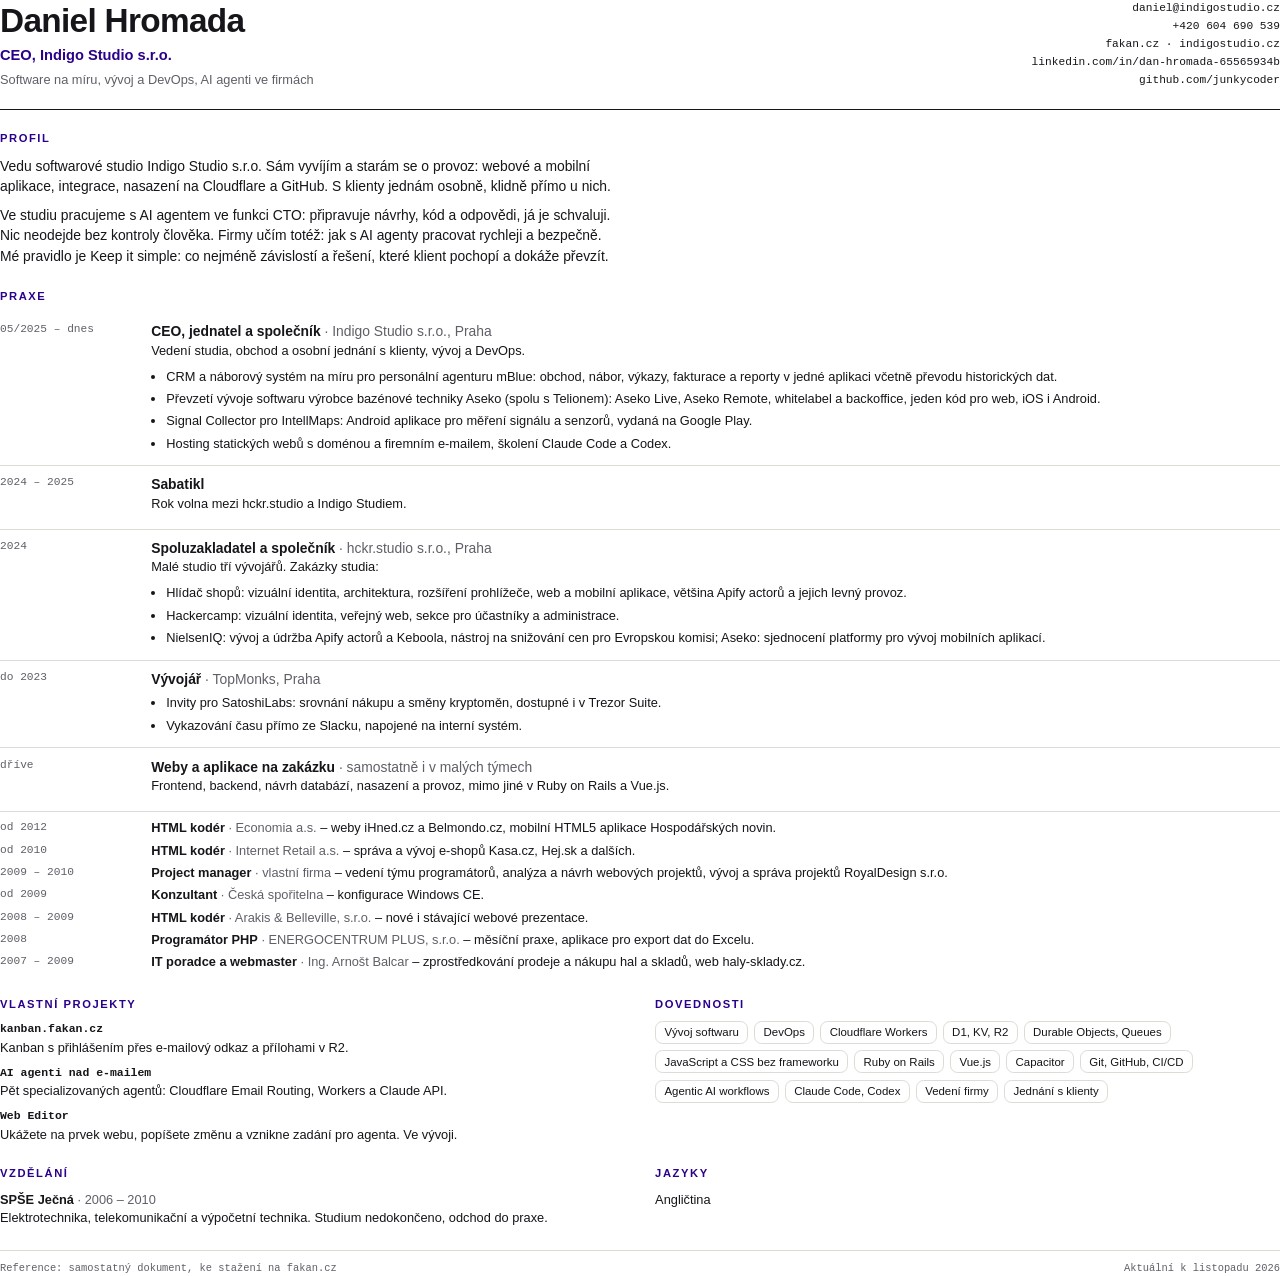
<file: web/podklady/cv.html>
<!doctype html>
<html lang="cs">
<head>
  <meta charset="utf-8">
  <title>Daniel Hromada – CV</title>
  <meta name="author" content="Daniel Hromada">
  <link rel="stylesheet" href="podklady.css">
</head>
<body>
  <header class="head">
    <div>
      <h1>Daniel Hromada</h1>
      <p class="role">CEO, Indigo Studio s.r.o.</p>
      <p class="tagline">Software na míru, vývoj a&nbsp;DevOps, AI agenti ve firmách</p>
    </div>
    <ul class="contacts">
      <li><a href="mailto:daniel@indigostudio.cz">daniel@indigostudio.cz</a></li>
      <li><a href="tel:+420604690539">+420 604 690 539</a></li>
      <li><a href="https://fakan.cz">fakan.cz</a> · <a href="https://indigostudio.cz">indigostudio.cz</a></li>
      <li><a href="https://www.linkedin.com/in/dan-hromada-65565934b/">linkedin.com/in/dan-hromada-65565934b</a></li>
      <li><a href="https://github.com/junkycoder">github.com/junkycoder</a></li>
    </ul>
  </header>

  <h2>Profil</h2>
  <p class="lead">Vedu softwarové studio Indigo Studio s.r.o. Sám vyvíjím a&nbsp;starám se o&nbsp;provoz:
    webové a&nbsp;mobilní aplikace, integrace, nasazení na Cloudflare a&nbsp;GitHub. S&nbsp;klienty jednám
    osobně, klidně přímo u&nbsp;nich.</p>
  <p class="lead">Ve studiu pracujeme s&nbsp;AI agentem ve funkci CTO: připravuje návrhy, kód a&nbsp;odpovědi,
    já je schvaluji. Nic neodejde bez kontroly člověka. Firmy učím totéž: jak s&nbsp;AI agenty pracovat
    rychleji a&nbsp;bezpečně. Mé pravidlo je Keep it simple: co nejméně závislostí a&nbsp;řešení, které klient
    pochopí a&nbsp;dokáže převzít.</p>

  <h2>Praxe</h2>
  <!-- Indigo Studio: jednatel a společník od 8. 5. 2025 (obchodní rejstřík, ARES IČO 14389096);
       firma sama vznikla 29. 3. 2022 pod jiným vedením. -->
  <section class="job">
    <p class="when">05/2025 – dnes</p>
    <div>
      <h3>CEO, jednatel a&nbsp;společník <span>· Indigo Studio s.r.o., Praha</span></h3>
      <p>Vedení studia, obchod a&nbsp;osobní jednání s&nbsp;klienty, vývoj a&nbsp;DevOps.</p>
      <ul>
        <li>CRM a&nbsp;náborový systém na míru pro personální agenturu mBlue: obchod, nábor, výkazy,
          fakturace a&nbsp;reporty v&nbsp;jedné aplikaci včetně převodu historických dat.</li>
        <li>Převzetí vývoje softwaru výrobce bazénové techniky Aseko (spolu s&nbsp;Telionem): Aseko Live,
          Aseko Remote, whitelabel a&nbsp;backoffice, jeden kód pro web, iOS i&nbsp;Android.</li>
        <li>Signal Collector pro IntellMaps: Android aplikace pro měření signálu a&nbsp;senzorů, vydaná na
          Google Play.</li>
        <li>Hosting statických webů s&nbsp;doménou a&nbsp;firemním e-mailem, školení Claude Code a&nbsp;Codex.</li>
      </ul>
    </div>
  </section>
  <!-- Sabatikl: podle Dana rok pauzy mezi hckr.studio a Indigo Studiem. Přesné měsíce DOPLNIT. -->
  <section class="job">
    <p class="when">2024 – 2025</p>
    <div>
      <h3>Sabatikl</h3>
      <p>Rok volna mezi hckr.studio a&nbsp;Indigo Studiem.</p>
    </div>
  </section>
  <!-- hckr.studio s.r.o.: vznik 30. 1. 2024, Dan společník od založení (ARES IČO 21186022).
       Zakázky podle webu hckr.studio (Web Archive, záběr 11. 5. 2024). Začátek týmu před založením
       firmy DOPLNIT. -->
  <section class="job">
    <p class="when">2024</p>
    <div>
      <h3>Spoluzakladatel a&nbsp;společník <span>· hckr.studio s.r.o., Praha</span></h3>
      <p>Malé studio tří vývojářů. Zakázky studia:</p>
      <ul>
        <li>Hlídač shopů: vizuální identita, architektura, rozšíření prohlížeče, web a&nbsp;mobilní
          aplikace, většina Apify actorů a&nbsp;jejich levný provoz.</li>
        <li>Hackercamp: vizuální identita, veřejný web, sekce pro účastníky a&nbsp;administrace.</li>
        <li>NielsenIQ: vývoj a&nbsp;údržba Apify actorů a&nbsp;Keboola, nástroj na snižování cen pro
          Evropskou komisi; Aseko: sjednocení platformy pro vývoj mobilních aplikací.</li>
      </ul>
    </div>
  </section>
  <!-- TopMonks: doloženo 01/2019 (avatar na insight.topmonks.com ve Web Archive), Slack účet podle ID
       zhruba z roku 2016 (jen odhad). Podle Dana skončil těsně před hckr.studio. Začátek DOPLNIT. -->
  <section class="job">
    <p class="when">do 2023</p>
    <div>
      <h3>Vývojář <span>· TopMonks, Praha</span></h3>
      <ul>
        <li>Invity pro SatoshiLabs: srovnání nákupu a&nbsp;směny kryptoměn, dostupné i&nbsp;v&nbsp;Trezor Suite.</li>
        <li>Vykazování času přímo ze Slacku, napojené na interní systém.</li>
      </ul>
    </div>
  </section>
  <!-- DOPLNIT 2013–2022 z archivu LinkedIn. Do té doby jen nedatovaný popis z about/cv.md („Před“);
       po doplnění ho nahradit konkrétními rolemi s roky, nebo zařadit do správného období. -->
  <section class="job">
    <p class="when">dříve</p>
    <div>
      <h3>Weby a&nbsp;aplikace na zakázku <span>· samostatně i&nbsp;v&nbsp;malých týmech</span></h3>
      <p>Frontend, backend, návrh databází, nasazení a&nbsp;provoz, mimo jiné v&nbsp;Ruby on Rails a&nbsp;Vue.js.</p>
    </div>
  </section>
  <!-- 2007–2012 podle starého CV (export z listopadu 2013). U rolí označených v CV „dosud“
       není známý konec, proto „od“. -->
  <div class="early">
    <div class="row">
      <p class="when">od 2012</p>
      <p><b>HTML kodér</b> <span>· Economia a.s.</span> – weby iHned.cz a&nbsp;Belmondo.cz, mobilní HTML5
        aplikace Hospodářských novin.</p>
    </div>
    <div class="row">
      <p class="when">od 2010</p>
      <p><b>HTML kodér</b> <span>· Internet Retail a.s.</span> – správa a&nbsp;vývoj e-shopů Kasa.cz, Hej.sk
        a&nbsp;dalších.</p>
    </div>
    <div class="row">
      <p class="when">2009 – 2010</p>
      <p><b>Project manager</b> <span>· vlastní firma</span> – vedení týmu programátorů, analýza a&nbsp;návrh
        webových projektů, vývoj a&nbsp;správa projektů RoyalDesign s.r.o.</p>
    </div>
    <div class="row">
      <p class="when">od 2009</p>
      <p><b>Konzultant</b> <span>· Česká spořitelna</span> – konfigurace Windows CE.</p>
    </div>
    <div class="row">
      <p class="when">2008 – 2009</p>
      <p><b>HTML kodér</b> <span>· Arakis &amp; Belleville, s.r.o.</span> – nové i&nbsp;stávající webové
        prezentace.</p>
    </div>
    <div class="row">
      <p class="when">2008</p>
      <p><b>Programátor PHP</b> <span>· ENERGOCENTRUM PLUS, s.r.o.</span> – měsíční praxe, aplikace pro export
        dat do Excelu.</p>
    </div>
    <div class="row">
      <p class="when">2007 – 2009</p>
      <p><b>IT poradce a&nbsp;webmaster</b> <span>· Ing. Arnošt Balcar</span> – zprostředkování prodeje
        a&nbsp;nákupu hal a&nbsp;skladů, web haly-sklady.cz.</p>
    </div>
  </div>

  <div class="cols">
    <section>
      <h2>Vlastní projekty</h2>
      <dl class="projects">
        <dt>kanban.fakan.cz</dt>
        <dd>Kanban s&nbsp;přihlášením přes e-mailový odkaz a&nbsp;přílohami v&nbsp;R2.</dd>
        <dt>AI agenti nad e-mailem</dt>
        <dd>Pět specializovaných agentů: Cloudflare Email Routing, Workers a&nbsp;Claude API.</dd>
        <dt>Web Editor</dt>
        <dd>Ukážete na prvek webu, popíšete změnu a&nbsp;vznikne zadání pro agenta. Ve vývoji.</dd>
      </dl>
    </section>
    <section>
      <h2>Dovednosti</h2>
      <ul class="tags">
        <li>Vývoj softwaru</li><li>DevOps</li><li>Cloudflare Workers</li><li>D1, KV, R2</li>
        <li>Durable Objects, Queues</li><li>JavaScript a CSS bez frameworku</li><li>Ruby on Rails</li>
        <li>Vue.js</li><li>Capacitor</li><li>Git, GitHub, CI/CD</li><li>Agentic AI workflows</li>
        <li>Claude Code, Codex</li><li>Vedení firmy</li><li>Jednání s klienty</li>
      </ul>
    </section>
  </div>

  <div class="cols">
    <section>
      <h2>Vzdělání</h2>
      <p><b>SPŠE Ječná</b> <span class="muted">· 2006 – 2010</span><br>
        Elektrotechnika, telekomunikační a&nbsp;výpočetní technika. Studium nedokončeno, odchod do praxe.</p>
    </section>
    <section>
      <h2>Jazyky</h2>
      <!-- Úroveň angličtiny známe jen ze starého CV (2013), proto bez úrovně. Doplnit od Dana. -->
      <p>Angličtina</p>
    </section>
  </div>

  <footer class="foot">
    <span>Reference: samostatný dokument, ke stažení na fakan.cz</span>
    <span>Aktuální k&nbsp;listopadu 2026</span>
  </footer>
</body>
</html>
</file>
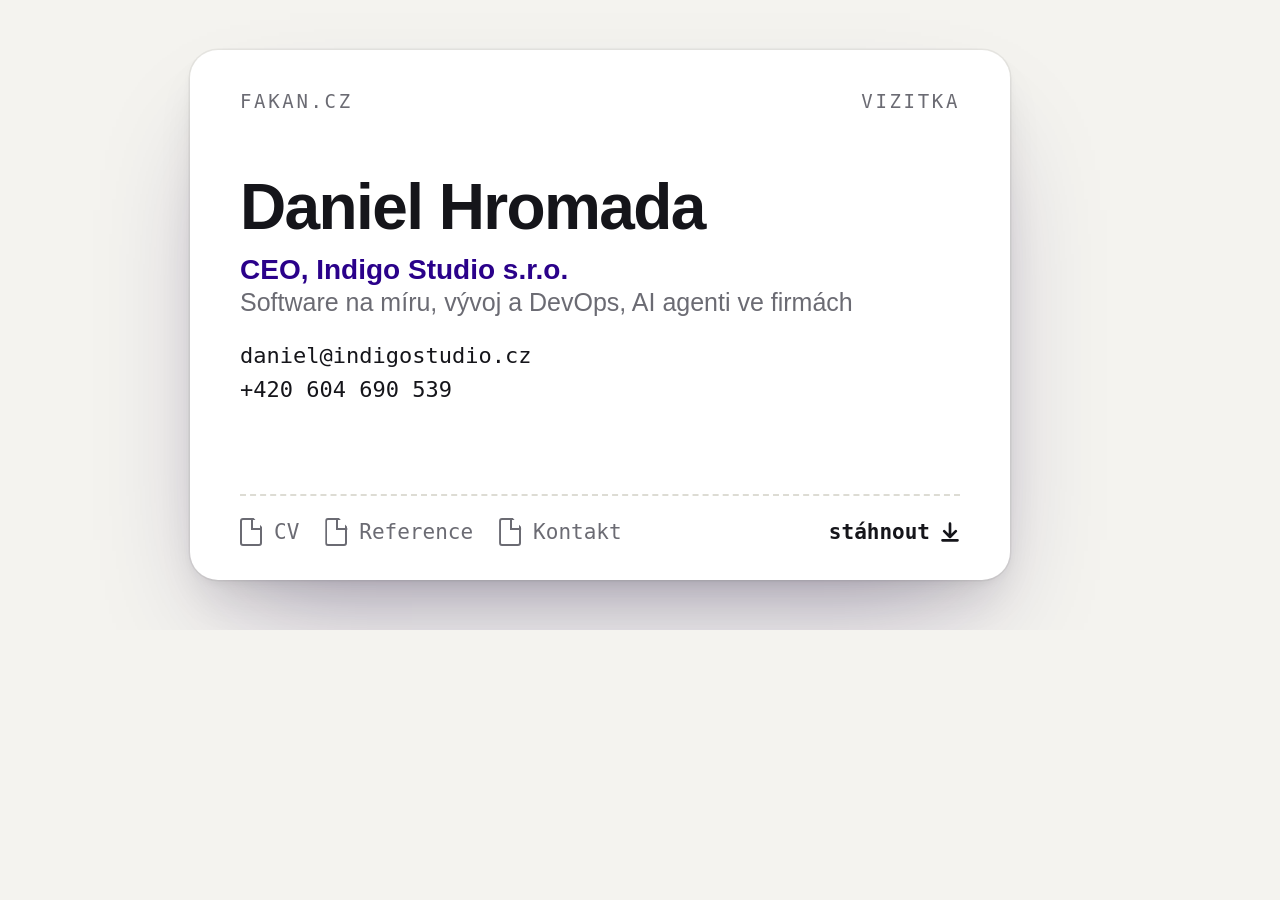
<file: web/podklady/og.html>
<!doctype html>
<html lang="cs">
<head>
  <meta charset="utf-8">
  <title>fakan.cz – náhled pro sdílení</title>
  <!-- Zdroj obrázku public/og.png (1200 × 630) pro náhled odkazu fakan.cz v iMessage, WhatsApp apod.
       SVG tam nefunguje, proto PNG. Vyrábí ho vyrob.sh přes Chrome. Stejná vizitka jako na webu, jen větší. -->
  <style>
    * { box-sizing: border-box; }
    html, body { margin: 0; width: 1200px; height: 630px; overflow: hidden; }
    body {
      display: grid;
      place-items: center;
      background: #f4f3ef;
      color: #15151a;
      font-family: ui-sans-serif, -apple-system, "Segoe UI", "Helvetica Neue", Arial, sans-serif;
    }
    .card {
      display: flex;
      flex-direction: column;
      width: 820px;
      height: 530px;
      padding: 42px 50px 34px;
      border-radius: 28px;
      background: #fff;
      box-shadow:
        0 0 0 1.5px rgba(21, 21, 26, .06),
        0 4px 8px rgba(0, 0, 0, .04),
        0 24px 48px -16px rgba(0, 0, 0, .14),
        0 60px 120px -40px rgba(30, 10, 80, .32);
    }
    .top {
      display: flex;
      justify-content: space-between;
      font: 500 19px/1 ui-monospace, SFMono-Regular, Menlo, monospace;
      letter-spacing: .14em;
      text-transform: uppercase;
      color: #6b6b73;
    }
    .name { margin-top: auto; font-size: 64px; font-weight: 650; line-height: 1.05; letter-spacing: -.025em; }
    .role { margin-top: 12px; font-size: 28px; font-weight: 600; color: #2a018a; }
    .line { margin-top: 2px; font-size: 25px; color: #6b6b73; }
    .contacts { margin: 22px 0 auto; font: 22px/1.55 ui-monospace, SFMono-Regular, Menlo, monospace; }
    .files {
      display: flex;
      align-items: center;
      gap: 26px;
      margin-top: 24px;
      padding-top: 22px;
      border-top: 2px dashed #dddcd4;
      font: 500 21px/1 ui-monospace, SFMono-Regular, Menlo, monospace;
      color: #6b6b73;
    }
    .file { display: inline-flex; align-items: center; gap: 12px; }
    .doc {
      position: relative;
      width: 22px;
      height: 28px;
      border: 2.5px solid currentColor;
      border-radius: 3px;
      clip-path: polygon(0 0, 62% 0, 100% 32%, 100% 100%, 0 100%);
    }
    .doc::after {
      content: "";
      position: absolute;
      top: -2.5px; right: -2.5px;
      width: 10px; height: 10px;
      border-left: 2.5px solid currentColor;
      border-bottom: 2.5px solid currentColor;
    }
    .go { display: inline-flex; align-items: center; gap: 10px; margin-left: auto; font-weight: 600; color: #15151a; }
  </style>
</head>
<body>
  <div class="card">
    <div class="top"><span>fakan.cz</span><span>vizitka</span></div>
    <div class="name">Daniel Hromada</div>
    <div class="role">CEO, Indigo Studio s.r.o.</div>
    <div class="line">Software na míru, vývoj a&nbsp;DevOps, AI agenti ve firmách</div>
    <div class="contacts">daniel@indigostudio.cz<br>+420&nbsp;604&nbsp;690&nbsp;539</div>
    <div class="files">
      <span class="file"><span class="doc"></span>CV</span>
      <span class="file"><span class="doc"></span>Reference</span>
      <span class="file"><span class="doc"></span>Kontakt</span>
      <span class="go">stáhnout
        <svg width="20" height="20" viewBox="0 0 12 12" aria-hidden="true"><path d="M6 1v8M2.5 5.5 6 9l3.5-3.5M1.5 11h9" fill="none" stroke="currentColor" stroke-width="1.6" stroke-linecap="round" stroke-linejoin="round"/></svg>
      </span>
    </div>
  </div>
</body>
</html>
</file>
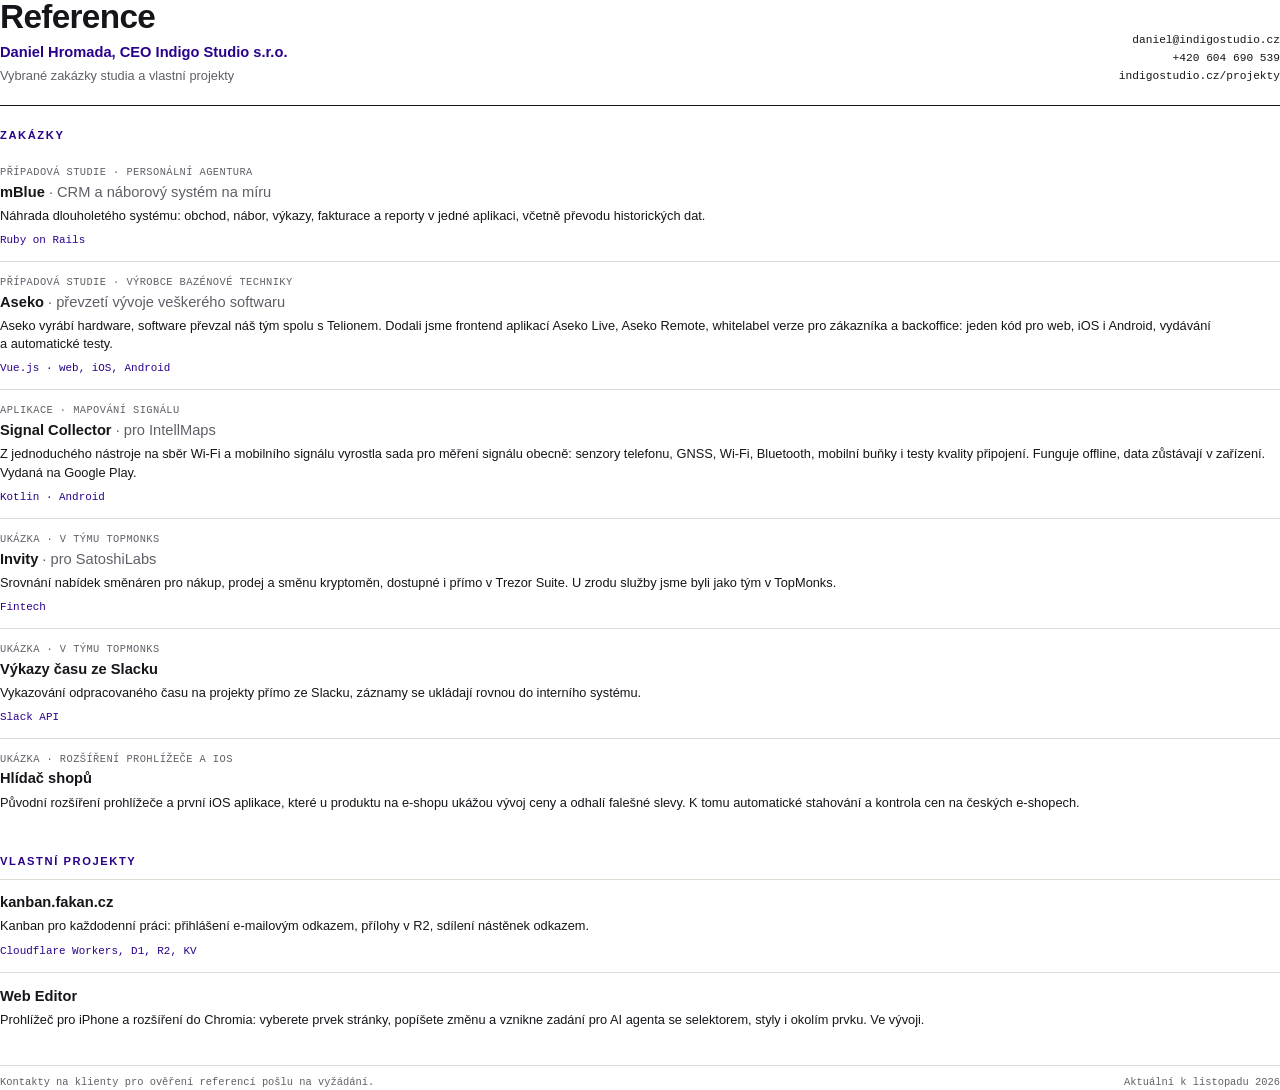
<file: web/podklady/reference.html>
<!doctype html>
<html lang="cs">
<head>
  <meta charset="utf-8">
  <title>Daniel Hromada – reference</title>
  <meta name="author" content="Daniel Hromada">
  <link rel="stylesheet" href="podklady.css">
</head>
<body>
  <header class="head">
    <div>
      <h1>Reference</h1>
      <p class="role">Daniel Hromada, CEO Indigo Studio s.r.o.</p>
      <p class="tagline">Vybrané zakázky studia a&nbsp;vlastní projekty</p>
    </div>
    <ul class="contacts">
      <li><a href="mailto:daniel@indigostudio.cz">daniel@indigostudio.cz</a></li>
      <li><a href="tel:+420604690539">+420 604 690 539</a></li>
      <li><a href="https://indigostudio.cz/projekty">indigostudio.cz/projekty</a></li>
    </ul>
  </header>

  <h2>Zakázky</h2>
  <section class="ref">
    <p class="kicker">Případová studie · personální agentura</p>
    <h3>mBlue <span>· CRM a&nbsp;náborový systém na míru</span></h3>
    <p>Náhrada dlouholetého systému: obchod, nábor, výkazy, fakturace a&nbsp;reporty v&nbsp;jedné aplikaci,
      včetně převodu historických dat.</p>
    <p class="tech">Ruby on Rails</p>
  </section>
  <section class="ref">
    <p class="kicker">Případová studie · výrobce bazénové techniky</p>
    <h3>Aseko <span>· převzetí vývoje veškerého softwaru</span></h3>
    <p>Aseko vyrábí hardware, software převzal náš tým spolu s&nbsp;Telionem. Dodali jsme frontend aplikací
      Aseko Live, Aseko Remote, whitelabel verze pro zákazníka a&nbsp;backoffice: jeden kód pro web, iOS
      i&nbsp;Android, vydávání a&nbsp;automatické testy.</p>
    <p class="tech">Vue.js · web, iOS, Android</p>
  </section>
  <section class="ref">
    <p class="kicker">Aplikace · mapování signálu</p>
    <h3>Signal Collector <span>· pro IntellMaps</span></h3>
    <p>Z&nbsp;jednoduchého nástroje na sběr Wi‑Fi a&nbsp;mobilního signálu vyrostla sada pro měření signálu
      obecně: senzory telefonu, GNSS, Wi‑Fi, Bluetooth, mobilní buňky i&nbsp;testy kvality připojení. Funguje
      offline, data zůstávají v&nbsp;zařízení. Vydaná na Google Play.</p>
    <p class="tech">Kotlin · Android</p>
  </section>
  <section class="ref">
    <p class="kicker">Ukázka · v&nbsp;týmu TopMonks</p>
    <h3>Invity <span>· pro SatoshiLabs</span></h3>
    <p>Srovnání nabídek směnáren pro nákup, prodej a&nbsp;směnu kryptoměn, dostupné i&nbsp;přímo
      v&nbsp;Trezor Suite. U&nbsp;zrodu služby jsme byli jako tým v&nbsp;TopMonks.</p>
    <p class="tech">Fintech</p>
  </section>
  <section class="ref">
    <p class="kicker">Ukázka · v&nbsp;týmu TopMonks</p>
    <h3>Výkazy času ze Slacku</h3>
    <p>Vykazování odpracovaného času na projekty přímo ze Slacku, záznamy se ukládají rovnou do interního
      systému.</p>
    <p class="tech">Slack API</p>
  </section>
  <section class="ref">
    <p class="kicker">Ukázka · rozšíření prohlížeče a&nbsp;iOS</p>
    <h3>Hlídač shopů</h3>
    <p>Původní rozšíření prohlížeče a&nbsp;první iOS aplikace, které u&nbsp;produktu na e‑shopu ukážou vývoj
      ceny a&nbsp;odhalí falešné slevy. K&nbsp;tomu automatické stahování a&nbsp;kontrola cen na českých
      e‑shopech.</p>
  </section>

  <h2>Vlastní projekty</h2>
  <section class="ref">
    <h3>kanban.fakan.cz</h3>
    <p>Kanban pro každodenní práci: přihlášení e-mailovým odkazem, přílohy v&nbsp;R2, sdílení nástěnek odkazem.</p>
    <p class="tech">Cloudflare Workers, D1, R2, KV</p>
  </section>
  <section class="ref">
    <h3>Web Editor</h3>
    <p>Prohlížeč pro iPhone a&nbsp;rozšíření do Chromia: vyberete prvek stránky, popíšete změnu a&nbsp;vznikne
      zadání pro AI agenta se selektorem, styly i&nbsp;okolím prvku. Ve vývoji.</p>
  </section>

  <footer class="foot">
    <span>Kontakty na klienty pro ověření referencí pošlu na vyžádání.</span>
    <span>Aktuální k&nbsp;listopadu 2026</span>
  </footer>
</body>
</html>
</file>
<file: styles.css>
:root {
  color-scheme: light dark;

  /* paleta — 9 barev (light) */
  --c-red:    #d33b3b;
  --c-yellow: #e8b500;
  --c-blue:   #2f5dd6;
  --c-orange: #db6a1c;
  --c-green:  #2f9e63;
  --c-purple: #6b3fc7;
  --c-pink:   #c93c8a;
  --c-lime:   #6fa82a;
  --c-teal:   #1e8a86;

  --bg:    #f7f7f4;
  --fg:    #15151a;
  --muted: #6b6b73;
  --line:  #c8c8c0;

  --mono: ui-monospace, SFMono-Regular, Menlo, Consolas, "Liberation Mono", monospace;
}

@media (prefers-color-scheme: dark) {
  :root {
    --bg:    #0f0f12;
    --fg:    #ececea;
    --muted: #8a8a90;
    --line:  #3a3a42;

    --c-red:    #ef5a5a;
    --c-yellow: #f1c84a;
    --c-blue:   #6e94f0;
    --c-orange: #f08a3c;
    --c-green:  #4abf80;
    --c-purple: #9b78ea;
    --c-pink:   #e36aa8;
    --c-lime:   #9bd14a;
    --c-teal:   #3eb3ae;
  }
}

/* Manuální přepínač má přednost před prefers-color-scheme. */
html[data-theme="dark"] {
  --bg:    #0f0f12;
  --fg:    #ececea;
  --muted: #8a8a90;
  --line:  #3a3a42;
  --c-red:    #ef5a5a;
  --c-yellow: #f1c84a;
  --c-blue:   #6e94f0;
  --c-orange: #f08a3c;
  --c-green:  #4abf80;
  --c-purple: #9b78ea;
  --c-pink:   #e36aa8;
  --c-lime:   #9bd14a;
  --c-teal:   #3eb3ae;
}
html[data-theme="light"] {
  --bg:    #f7f7f4;
  --fg:    #15151a;
  --muted: #6b6b73;
  --line:  #c8c8c0;
  --c-red:    #d33b3b;
  --c-yellow: #e8b500;
  --c-blue:   #2f5dd6;
  --c-orange: #db6a1c;
  --c-green:  #2f9e63;
  --c-purple: #6b3fc7;
  --c-pink:   #c93c8a;
  --c-lime:   #6fa82a;
  --c-teal:   #1e8a86;
}

* { box-sizing: border-box; }

html, body {
  margin: 0;
  padding: 0;
  background: var(--bg);
  color: var(--fg);
  font-family: var(--mono);
  font-size: 14px;
  line-height: 1.55;
  -webkit-font-smoothing: antialiased;
}

body {
  padding: 2rem 1.25rem 4rem;
  max-width: 80ch;
  margin: 0 auto;
}

::selection { background: var(--c-yellow); color: #15151a; }

a {
  color: var(--c-blue);
  text-decoration: none;
  border-bottom: 1px dotted var(--c-blue);
}
a:hover { background: var(--c-yellow); color: #15151a; border-bottom-color: #15151a; }
a:focus-visible { outline: 2px solid var(--c-yellow); outline-offset: 2px; }

pre, code {
  font-family: var(--mono);
}

pre.ascii {
  margin: 0;
  white-space: pre;
  line-height: 1.1;
  color: var(--fg);
}

h1, h2, h3 {
  font-weight: 700;
  margin: 2rem 0 0.5rem;
}
h1 { font-size: 1rem; color: var(--c-red); }
h2 { font-size: 1rem; color: var(--c-teal); border-top: 1px dashed var(--line); padding-top: 1.25rem; }
h3 { font-size: 1rem; color: var(--c-purple); }

hr {
  border: 0;
  border-top: 1px dashed var(--line);
  margin: 2rem 0;
}

ul, ol { padding-left: 1.5rem; }
li { margin: 0.25rem 0; }

button, input, textarea {
  font: inherit;
  color: inherit;
  background: transparent;
  border: 1px solid var(--line);
  padding: 0.35rem 0.6rem;
  border-radius: 2px;
}
button { cursor: pointer; }
button:hover { background: var(--c-yellow); color: #15151a; border-color: #15151a; }
button:focus-visible, input:focus-visible, textarea:focus-visible {
  outline: 2px solid var(--c-yellow);
  outline-offset: 1px;
}
input, textarea { width: 100%; }

nav.crumbs {
  color: var(--muted);
  margin-bottom: 1.5rem;
  font-size: 0.85rem;
}
nav.crumbs a { color: var(--muted); border-bottom-color: var(--muted); }

footer.foot {
  margin-top: 3rem;
  padding-top: 1rem;
  border-top: 1px dashed var(--line);
  color: var(--muted);
  font-size: 0.85rem;
  display: flex;
  justify-content: space-between;
  gap: 1rem;
  flex-wrap: wrap;
}

.cursor {
  display: inline-block;
  width: 0.55ch;
  background: var(--c-yellow);
  color: transparent;
  animation: blink 1s steps(2) infinite;
}
@keyframes blink { 50% { background: transparent; } }

.toast {
  position: fixed;
  bottom: 1.25rem;
  left: 50%;
  transform: translateX(-50%);
  background: var(--c-green);
  color: #0f0f12;
  padding: 0.4rem 0.8rem;
  border-radius: 2px;
  font-size: 0.85rem;
  opacity: 0;
  pointer-events: none;
  transition: opacity 0.2s;
}
.toast.show { opacity: 1; }

.tag {
  display: inline-block;
  padding: 0 0.4rem;
  border: 1px solid var(--line);
  color: var(--muted);
  font-size: 0.8rem;
  margin-right: 0.25rem;
}
.tag.active { background: var(--c-yellow); color: #15151a; border-color: #15151a; }
</file>
<file: web/podklady/podklady.css>
/* Společný tiskový styl pro CV a reference (A4, převod do PDF přes Chrome, viz vyrob.sh) */
@page { size: A4; margin: 14mm 16mm 12mm; }

:root {
  --ink: #15151a;
  --muted: #5f5f68;
  --line: #dcdcd4;
  --accent: #2a018a;
  --sans: -apple-system, "Helvetica Neue", Helvetica, Arial, sans-serif;
  --mono: ui-monospace, SFMono-Regular, Menlo, Consolas, monospace;
}

* { box-sizing: border-box; }
html { -webkit-print-color-adjust: exact; print-color-adjust: exact; }
body { margin: 0; font: 9.6pt/1.45 var(--sans); color: var(--ink); }
a { color: inherit; text-decoration: none; }

.head { display: grid; grid-template-columns: 1fr auto; gap: 6mm; align-items: end;
  padding-bottom: 5mm; border-bottom: 1.4pt solid var(--ink); }
.head h1 { margin: 0; font-size: 25pt; line-height: 1; letter-spacing: -0.02em; }
.head .role { margin: 2.2mm 0 0; font-size: 11pt; color: var(--accent); font-weight: 600; }
.head .tagline { margin: 1.2mm 0 0; color: var(--muted); }
.contacts { margin: 0; padding: 0; list-style: none; text-align: right; font: 8.4pt/1.6 var(--mono); }

h2 { margin: 5.5mm 0 2.4mm; font-size: 8.4pt; letter-spacing: 0.14em; text-transform: uppercase;
  color: var(--accent); break-after: avoid; }
p { margin: 0 0 2mm; }
.lead { font-size: 10.4pt; line-height: 1.5; max-width: 165mm; }

.job { display: grid; grid-template-columns: 34mm 1fr; gap: 0 6mm; padding: 2.2mm 0;
  border-top: 0.5pt solid var(--line); break-inside: avoid; }
.job:first-of-type { border-top: 0; }
.job .when { color: var(--muted); font: 8.4pt/1.6 var(--mono); }
.job h3 { margin: 0; font-size: 10.4pt; }
.job h3 span { font-weight: 400; color: var(--muted); }
.job ul { margin: 1.4mm 0 0; padding-left: 4mm; }
.job li { margin: 0 0 1mm; }

/* Starší praxe: role na jeden řádek, roky ve stejném sloupci jako u .job */
.early { padding: 1.4mm 0 0.4mm; border-top: 0.5pt solid var(--line); }
.early .row { display: grid; grid-template-columns: 34mm 1fr; gap: 0 6mm; padding: 0.5mm 0;
  break-inside: avoid; }
.early p { margin: 0; }
.early .when { color: var(--muted); font: 8.4pt/1.6 var(--mono); }
.early b { font-weight: 600; }
.early span, .muted { color: var(--muted); }

.cols { display: grid; grid-template-columns: 1fr 1fr; gap: 0 8mm; break-inside: avoid; }
.tags { margin: 0; padding: 0; list-style: none; display: flex; flex-wrap: wrap; gap: 1.6mm; }
.tags li { padding: 0.6mm 2.2mm; border: 0.6pt solid var(--line); border-radius: 2mm; font-size: 8.6pt; }

.ref { padding: 3.4mm 0; border-top: 0.5pt solid var(--line); break-inside: avoid; }
.ref:first-of-type { border-top: 0; }
.ref .kicker { margin: 0 0 0.6mm; font: 7.8pt/1.4 var(--mono); color: var(--muted);
  letter-spacing: 0.04em; text-transform: uppercase; }
.ref h3 { margin: 0 0 1mm; font-size: 11pt; }
.ref h3 span { font-weight: 400; color: var(--muted); }
.ref .tech { margin: 1mm 0 0; font: 8.2pt/1.4 var(--mono); color: var(--accent); }

.foot { margin-top: 4mm; padding-top: 2.6mm; border-top: 0.5pt solid var(--line);
  display: flex; justify-content: space-between; color: var(--muted); font: 7.8pt/1.4 var(--mono); }

.projects { margin: 0; }
.projects dt { margin-top: 2mm; font: 600 8.6pt/1.4 var(--mono); }
.projects dt:first-child { margin-top: 0; }
.projects dd { margin: 0.4mm 0 0; }
</file>
